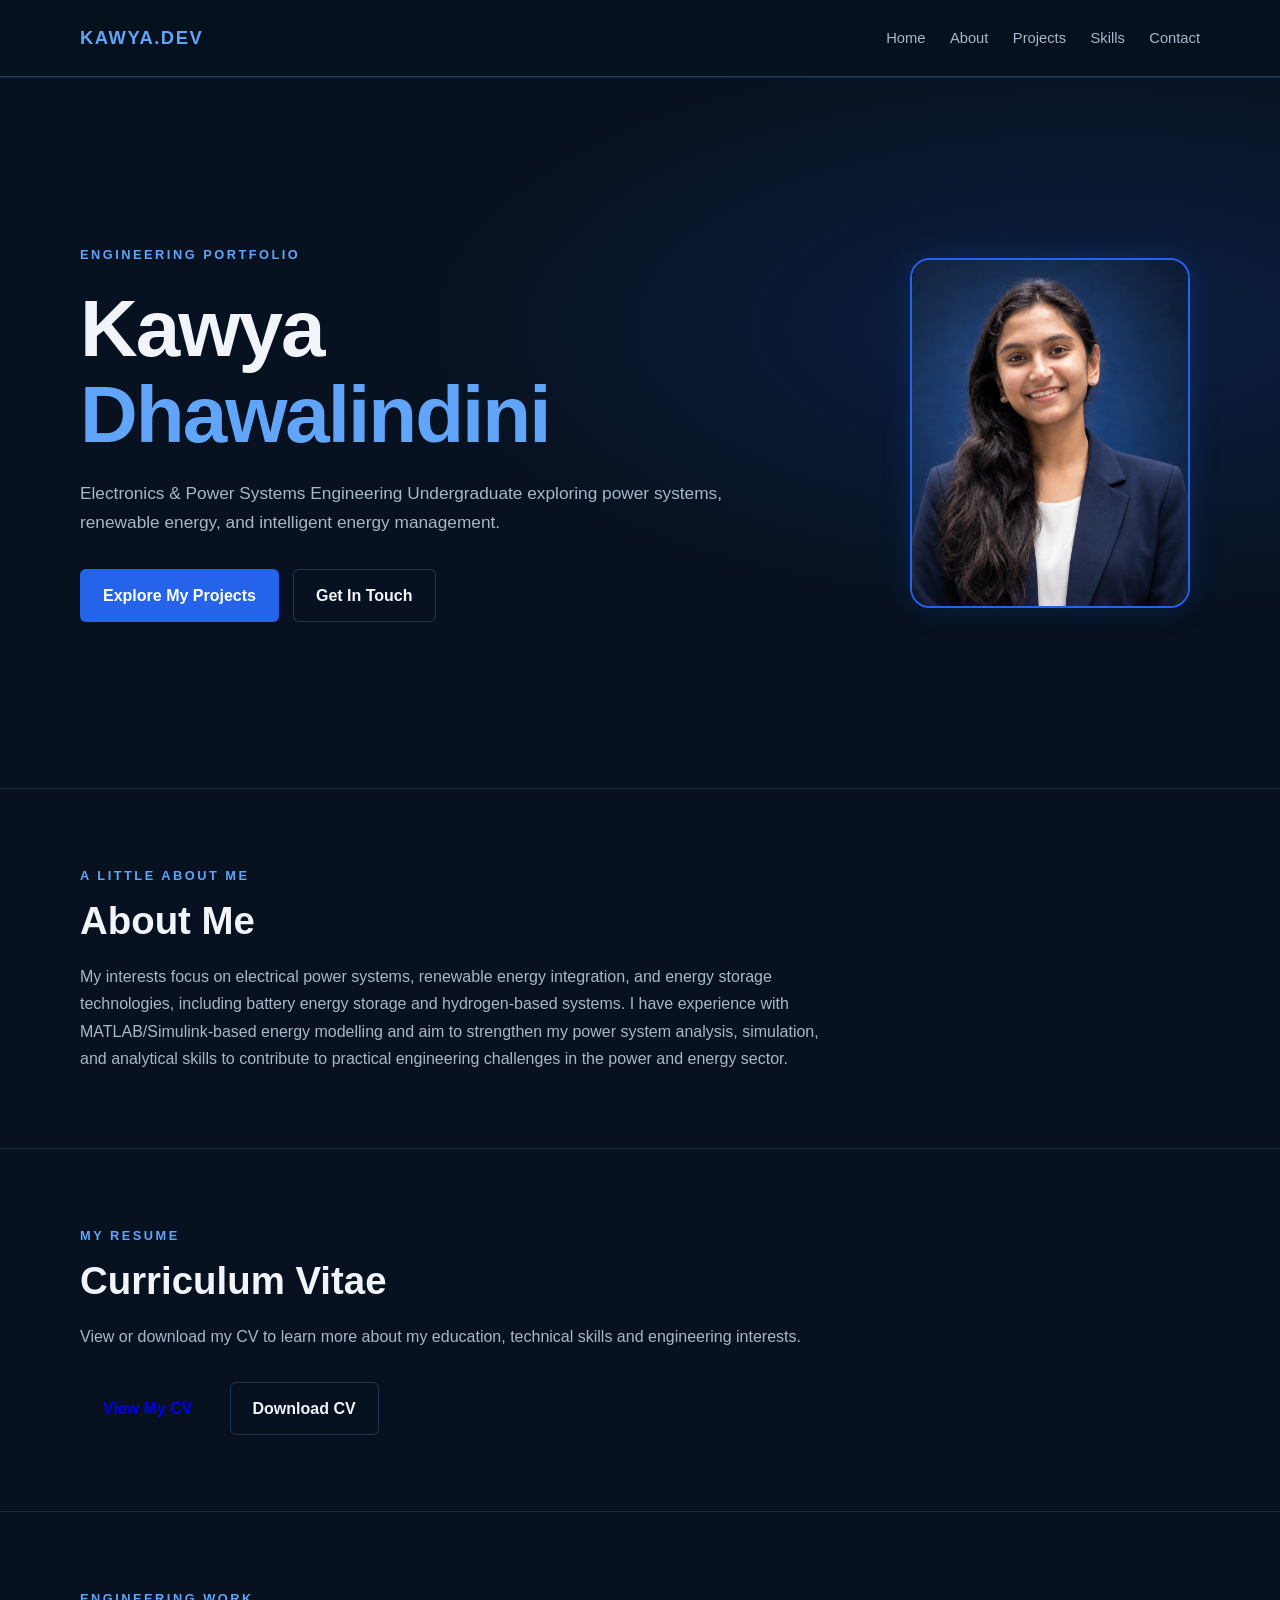
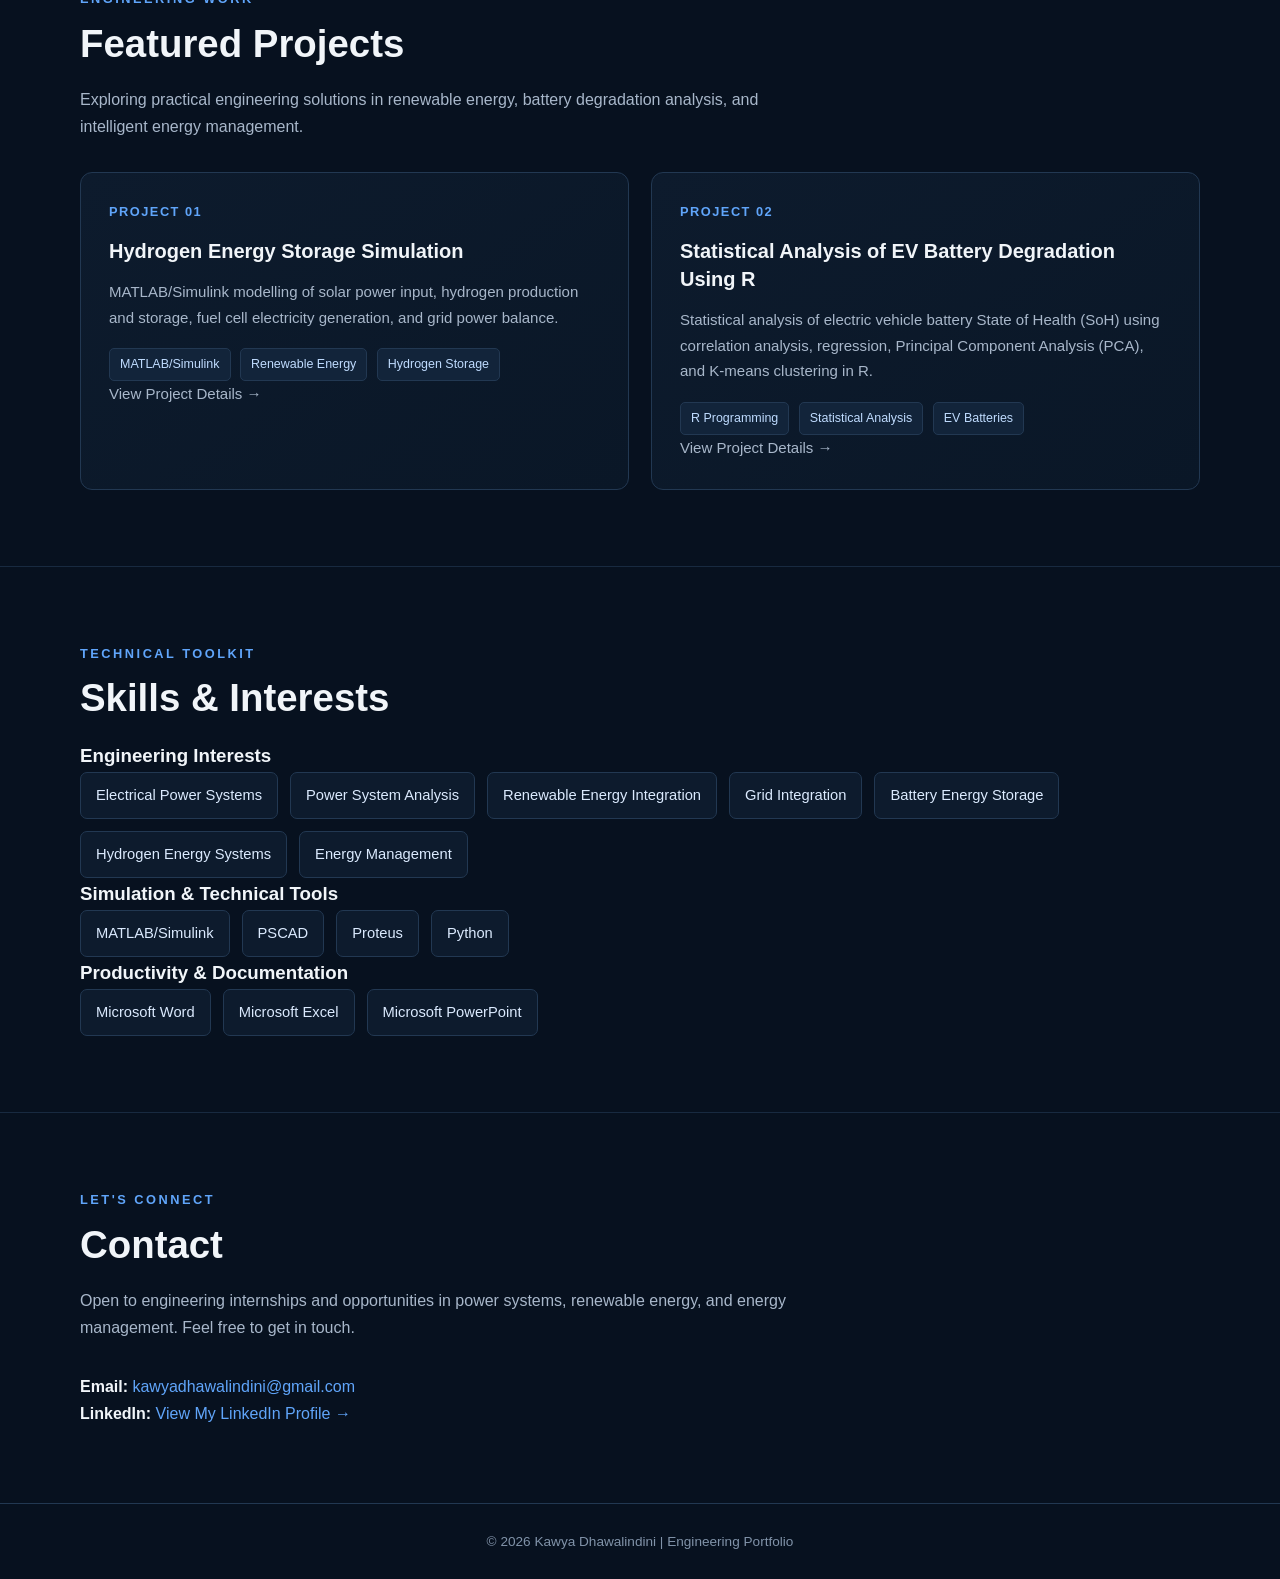
<file: index.html>
<!DOCTYPE html>
<html lang="en">
<head>
    <meta charset="UTF-8">
    <meta name="viewport" content="width=device-width, initial-scale=1.0">
    <title>Kawya Dhawalindini | Engineering Portfolio</title>
    <meta name="description" content="Engineering portfolio showcasing power systems, renewable energy and energy storage projects.">
    <link rel="stylesheet" href="css/style.css">
    </head>

<body>

    <header>
        <div class="container">
            <nav>
                <div class="logo">KAWYA.DEV</div>

                <div>
                    <a href="#home">Home</a>
                    <a href="#about">About</a>
                    <a href="#projects">Projects</a>
                    <a href="#skills">Skills</a>
                    <a href="#contact">Contact</a>
                </div>
            </nav>
        </div>
    </header>

    <main>
       
<section class="hero" id="home">
    <div class="container hero-content">
        <div class="hero-text">
            <div class="eyebrow">Engineering Portfolio</div>

            <h1>
                Kawya<br>
                <span>Dhawalindini</span>
            </h1>

            <p>
                Electronics & Power Systems Engineering Undergraduate exploring power systems, renewable energy, and intelligent energy management. 
            </p>

            <div class="buttons">
                <a href="#projects" class="button primary">
                    Explore My Projects
                </a>

                <a href="#contact" class="button secondary">
                    Get In Touch
                </a>
            </div>
        </div>

        <div class="hero-image">
            <img src="images/profile.png"
                 alt="Kawya Dhawalindini - Engineering Portfolio">
        </div>
    </div>
</section>


       <section id="about">
    <div class="container">
        <div class="section-label">A little about me</div>
        <h2>About Me</h2>

        
<p class="about-text">
    My interests focus on electrical power systems,
    renewable energy integration, and energy storage
    technologies, including battery energy storage and
    hydrogen-based systems. I have experience with
    MATLAB/Simulink-based energy modelling and aim to
    strengthen my power system analysis, simulation, and
    analytical skills to contribute to practical engineering
    challenges in the power and energy sector.
</p>
    </div>
</section>

<section id="cv">
    <div class="container">
        <div class="section-label">My Resume</div>
        <h2>Curriculum Vitae</h2>

        <p class="section-intro">
            View or download my CV to learn more about my
            education, technical skills and engineering interests.
        </p>

        <div class="buttons">
            <a href="cv/Kawya_Dhawalindini_CV.pdf?v=2"
               class="button"
               target="_blank"
               rel="noopener noreferrer">
                View My CV
            </a>

           <a href="./cv/Kawya_Dhawalindini_CV.pdf"
   class="button secondary"
   download="Kawya_Dhawalindini_CV.pdf">
    Download CV
</a>
        </div>
    </div>
</section>

       


<section id="projects">
    <div class="container">
        <div class="section-label">Engineering Work</div>
        <h2>Featured Projects</h2>

        <p class="section-intro">
            Exploring practical engineering solutions in renewable
            energy, battery degradation analysis, and intelligent
            energy management.
        </p>

        <div class="project-grid">

            <!-- Project 01: Hydrogen Energy Storage -->
            <a class="project-card project-card-link"
               href="projects/project-04.html">

                <div class="project-number">PROJECT 01</div>

                <h3>Hydrogen Energy Storage Simulation</h3>

                <p>
                    MATLAB/Simulink modelling of solar power input,
                    hydrogen production and storage, fuel cell
                    electricity generation, and grid power balance.
                </p>

                <span class="tag">MATLAB/Simulink</span>
                <span class="tag">Renewable Energy</span>
                <span class="tag">Hydrogen Storage</span>

                <p class="project-link-text">
                    View Project Details →
                </p>
            </a>

            <!-- Project 02: EV Battery Degradation -->
            <a class="project-card project-card-link"
               href="projects/project-05.html">

                <div class="project-number">PROJECT 02</div>

                <h3>Statistical Analysis of EV Battery Degradation Using R</h3>

                <p>
                    Statistical analysis of electric vehicle battery
                    State of Health (SoH) using correlation analysis,
                    regression, Principal Component Analysis (PCA),
                    and K-means clustering in R.
                </p>

                <span class="tag">R Programming</span>
                <span class="tag">Statistical Analysis</span>
                <span class="tag">EV Batteries</span>

                <p class="project-link-text">
                    View Project Details →
                </p>
            </a>

        </div>
    </div>
</section>




      
<section id="skills">
    <div class="container">
        <div class="section-label">Technical Toolkit</div>
        <h2>Skills &amp; Interests</h2>

        <h3>Engineering Interests</h3>
        <div class="skills">
            <span class="skill">Electrical Power Systems</span>
            <span class="skill">Power System Analysis</span>
            <span class="skill">Renewable Energy Integration</span>
            <span class="skill">Grid Integration</span>
            <span class="skill">Battery Energy Storage</span>
            <span class="skill">Hydrogen Energy Systems</span>
            <span class="skill">Energy Management</span>
        </div>

        <h3>Simulation &amp; Technical Tools</h3>
        <div class="skills">
            <span class="skill">MATLAB/Simulink</span>
            <span class="skill">PSCAD</span>
            <span class="skill">Proteus</span>
            <span class="skill">Python</span>
        </div>

        <h3>Productivity &amp; Documentation</h3>
        <div class="skills">
            <span class="skill">Microsoft Word</span>
            <span class="skill">Microsoft Excel</span>
            <span class="skill">Microsoft PowerPoint</span>
        </div>
    </div>
</section>

    
<section id="contact">
    <div class="container">
        <div class="section-label">Let's Connect</div>
        <h2>Contact</h2>

        <p class="section-intro">
            Open to engineering internships and opportunities
            in power systems, renewable energy, and energy
            management. Feel free to get in touch.
        </p>

        <p>
            <strong>Email:</strong>
            <a class="contact-link"
               href="mailto:kawyadhawalindini@gmail.com">
                kawyadhawalindini@gmail.com
            </a>
        </p>

        <p>
            <strong>LinkedIn:</strong>
            <a class="contact-link"
               href="https://www.linkedin.com/in/kawya-dhawalindini-56b00a261"
               target="_blank"
               rel="noopener noreferrer">
                View My LinkedIn Profile →
            </a>
        </p>
    </div>
</section>

    </main>

   
<footer>
    <div class="container">
        &copy; <span id="year"></span> Kawya Dhawalindini
        | Engineering Portfolio
    </div>
</footer>

<script>
    document.getElementById("year").textContent =
        new Date().getFullYear();
</script>


</body>
</html>
</file>
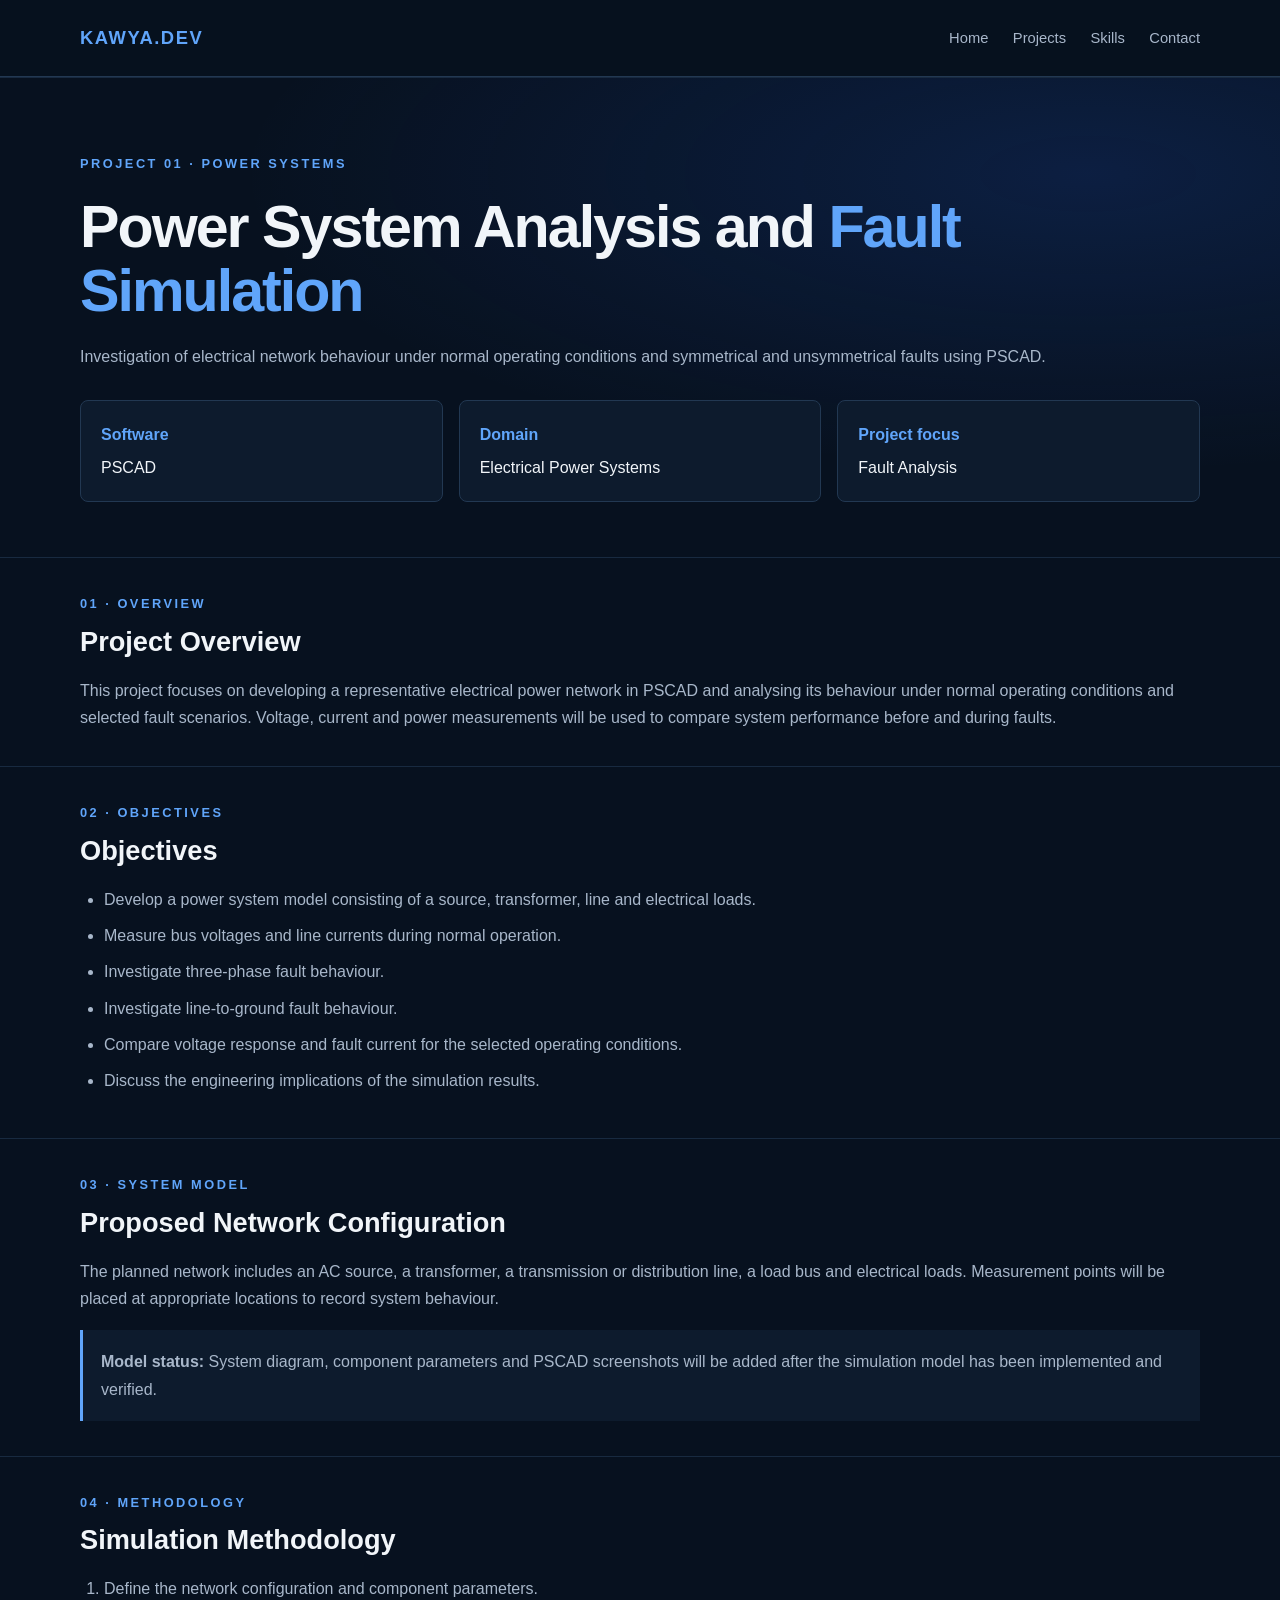
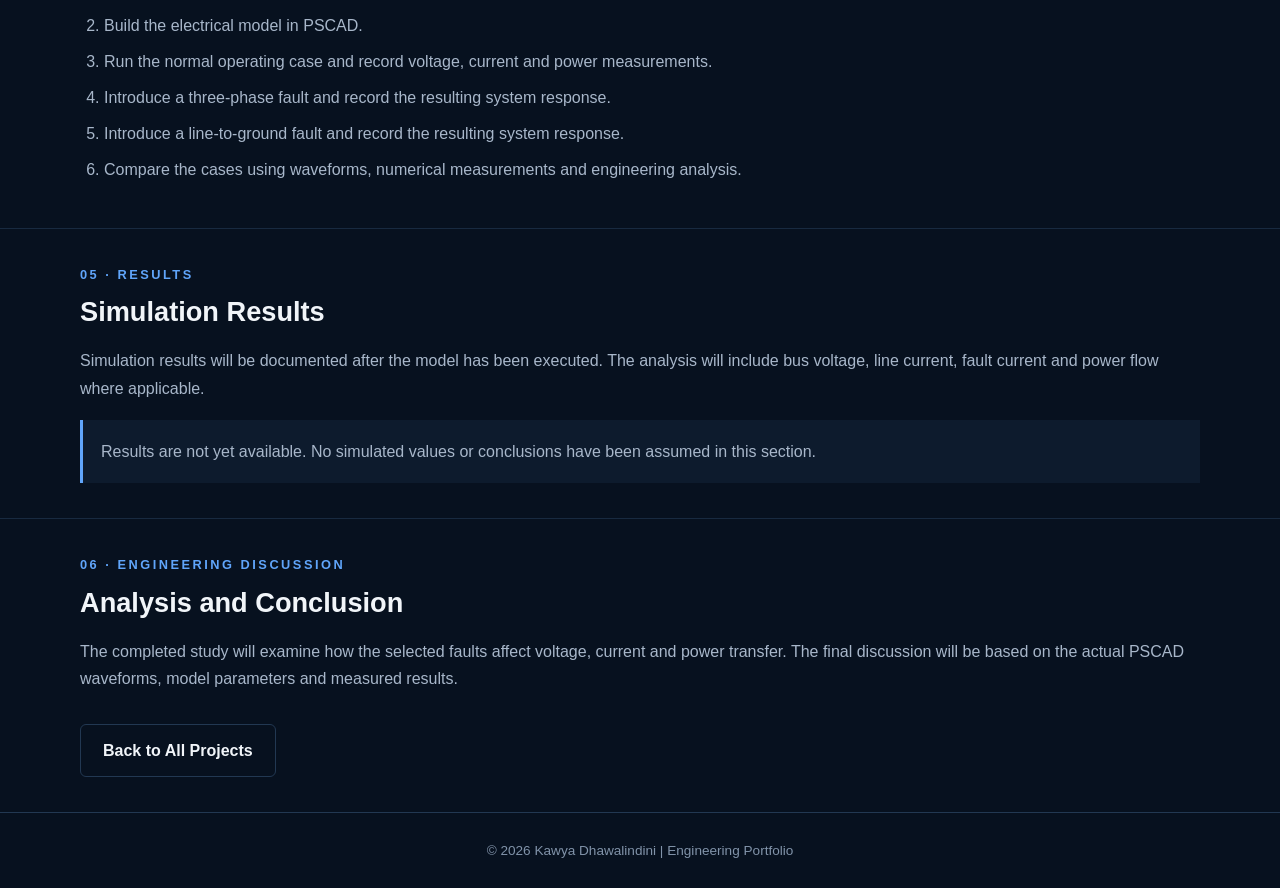
<file: projects/project-01.html>
<!DOCTYPE html>
<html lang="en">
<head>
    <meta charset="UTF-8">
    <meta name="viewport" content="width=device-width, initial-scale=1.0">

    <title>Power System Fault Simulation | Kawya</title>

    <meta name="description"
          content="Power system modelling and fault analysis project using PSCAD.">

    <link rel="stylesheet" href="../css/style.css">

    <style>
        .project-hero {
            padding: 75px 0 55px;
            background: radial-gradient(
                ellipse at 85% 20%,
                rgba(37, 99, 235, 0.17),
                transparent 55%
            );
        }

        .project-hero h1 {
            max-width: 900px;
            font-size: clamp(2.2rem, 5vw, 3.7rem);
        }

        .project-hero p,
        .project-section p,
        .project-section li {
            color: var(--muted);
        }

        .project-section {
            padding: 35px 0;
        }

        .project-section h2 {
            font-size: 1.7rem;
        }

        .project-section ul,
        .project-section ol {
            padding-left: 24px;
            margin-top: 14px;
        }

        .project-section li {
            margin-bottom: 9px;
        }

        .project-info {
            display: grid;
            grid-template-columns: repeat(3, minmax(0, 1fr));
            gap: 16px;
            margin-top: 30px;
        }

        .info-card {
            padding: 20px;
            background: var(--surface);
            border: 1px solid var(--border);
            border-radius: 8px;
        }

        .info-card strong {
            display: block;
            color: var(--blue);
            margin-bottom: 6px;
        }

        .notice {
            margin-top: 18px;
            padding: 18px;
            background: var(--surface);
            border-left: 3px solid var(--blue);
            color: var(--muted);
        }

        @media (max-width: 650px) {
            .project-info {
                grid-template-columns: 1fr;
            }
        }
    </style>
</head>

<body>

<header>
    <div class="container">
        <nav>
            <div class="logo">KAWYA.DEV</div>

            <div>
                <a href="../index.html">Home</a>
                <a href="../index.html#projects">Projects</a>
                <a href="../index.html#skills">Skills</a>
                <a href="../index.html#contact">Contact</a>
            </div>
        </nav>
    </div>
</header>

<main>
    <section class="project-hero">
        <div class="container">

            <div class="eyebrow">Project 01 · Power Systems</div>

            <h1>
                Power System Analysis and
                <span>Fault Simulation</span>
            </h1>

            <p>
                Investigation of electrical network behaviour under
                normal operating conditions and symmetrical and
                unsymmetrical faults using PSCAD.
            </p>

            <div class="project-info">
                <div class="info-card">
                    <strong>Software</strong>
                    PSCAD
                </div>

                <div class="info-card">
                    <strong>Domain</strong>
                    Electrical Power Systems
                </div>

                <div class="info-card">
                    <strong>Project focus</strong>
                    Fault Analysis
                </div>
            </div>

        </div>
    </section>

    <section class="project-section">
        <div class="container">
            <div class="section-label">01 · Overview</div>
            <h2>Project Overview</h2>

            <p>
                This project focuses on developing a representative
                electrical power network in PSCAD and analysing its
                behaviour under normal operating conditions and
                selected fault scenarios. Voltage, current and power
                measurements will be used to compare system performance
                before and during faults.
            </p>
        </div>
    </section>

    <section class="project-section">
        <div class="container">
            <div class="section-label">02 · Objectives</div>
            <h2>Objectives</h2>

            <ul>
                <li>Develop a power system model consisting of a source,
                    transformer, line and electrical loads.</li>
                <li>Measure bus voltages and line currents during normal
                    operation.</li>
                <li>Investigate three-phase fault behaviour.</li>
                <li>Investigate line-to-ground fault behaviour.</li>
                <li>Compare voltage response and fault current for the
                    selected operating conditions.</li>
                <li>Discuss the engineering implications of the
                    simulation results.</li>
            </ul>
        </div>
    </section>

    <section class="project-section">
        <div class="container">
            <div class="section-label">03 · System Model</div>
            <h2>Proposed Network Configuration</h2>

            <p>
                The planned network includes an AC source, a transformer,
                a transmission or distribution line, a load bus and
                electrical loads. Measurement points will be placed at
                appropriate locations to record system behaviour.
            </p>

            <div class="notice">
                <strong>Model status:</strong>
                System diagram, component parameters and PSCAD
                screenshots will be added after the simulation model
                has been implemented and verified.
            </div>
        </div>
    </section>

    <section class="project-section">
        <div class="container">
            <div class="section-label">04 · Methodology</div>
            <h2>Simulation Methodology</h2>

            <ol>
                <li>Define the network configuration and component
                    parameters.</li>
                <li>Build the electrical model in PSCAD.</li>
                <li>Run the normal operating case and record voltage,
                    current and power measurements.</li>
                <li>Introduce a three-phase fault and record the
                    resulting system response.</li>
                <li>Introduce a line-to-ground fault and record the
                    resulting system response.</li>
                <li>Compare the cases using waveforms, numerical
                    measurements and engineering analysis.</li>
            </ol>
        </div>
    </section>

    <section class="project-section">
        <div class="container">
            <div class="section-label">05 · Results</div>
            <h2>Simulation Results</h2>

            <p>
                Simulation results will be documented after the
                model has been executed. The analysis will include
                bus voltage, line current, fault current and power
                flow where applicable.
            </p>

            <div class="notice">
                Results are not yet available. No simulated values
                or conclusions have been assumed in this section.
            </div>
        </div>
    </section>

    <section class="project-section">
        <div class="container">
            <div class="section-label">06 · Engineering Discussion</div>
            <h2>Analysis and Conclusion</h2>

            <p>
                The completed study will examine how the selected
                faults affect voltage, current and power transfer.
                The final discussion will be based on the actual
                PSCAD waveforms, model parameters and measured results.
            </p>

            <div class="buttons">
                <a href="../index.html#projects"
                   class="button secondary">
                    Back to All Projects
                </a>
            </div>
        </div>
    </section>
</main>

<footer>
    <div class="container">
        © 2026 Kawya Dhawalindini | Engineering Portfolio
    </div>
</footer>

</body>
</html>
</file>
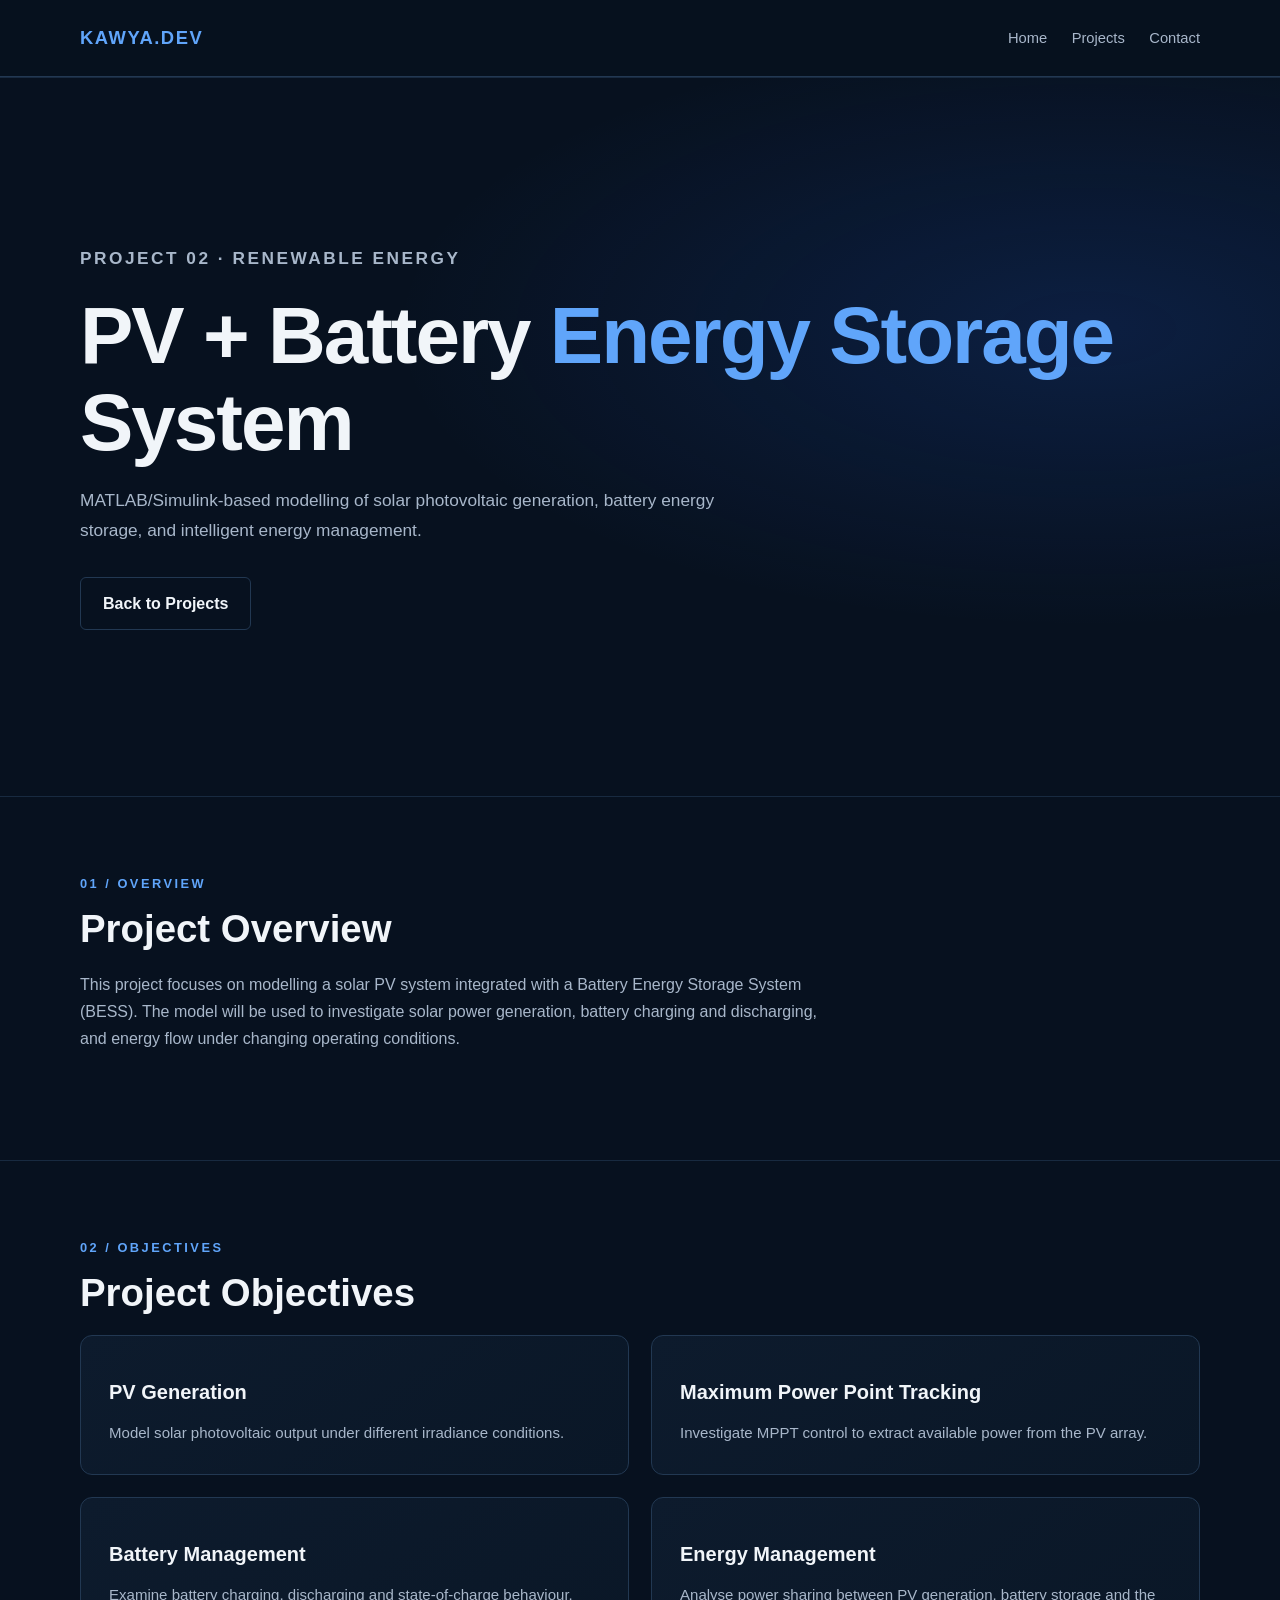
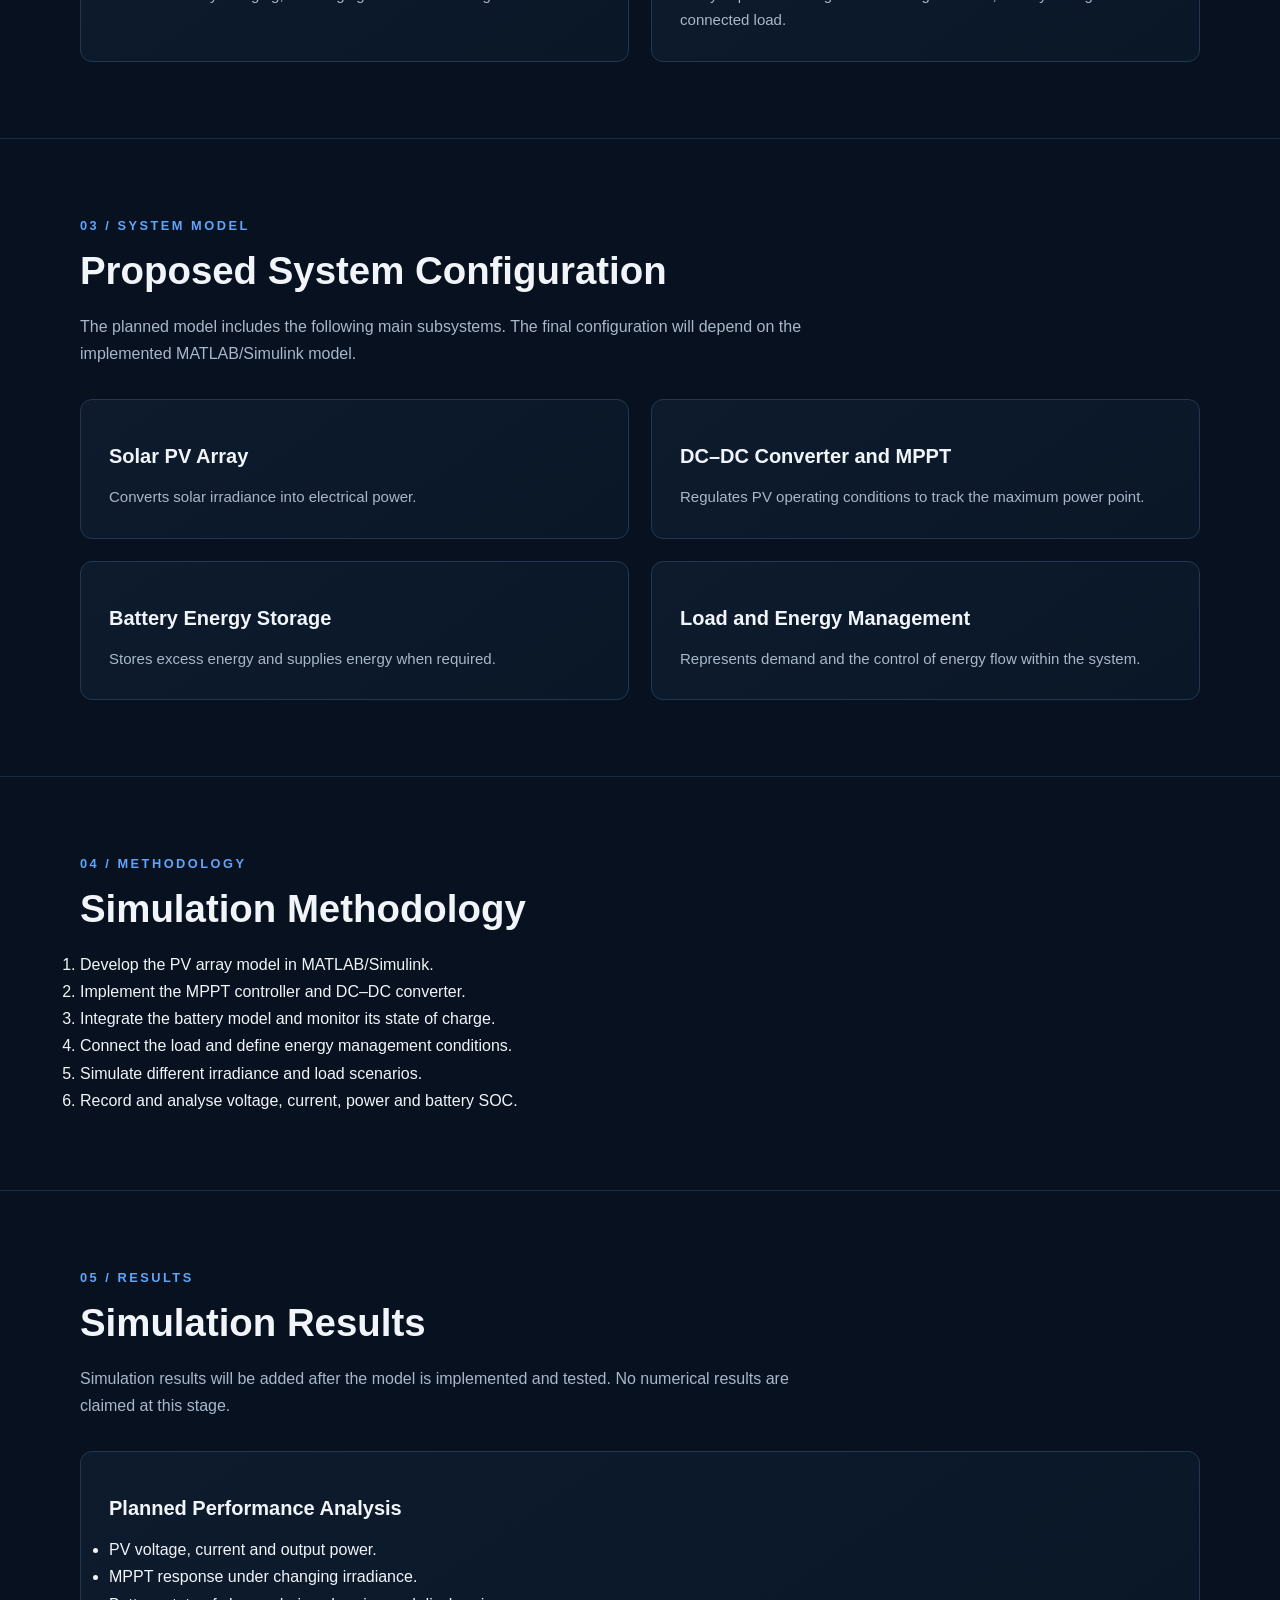
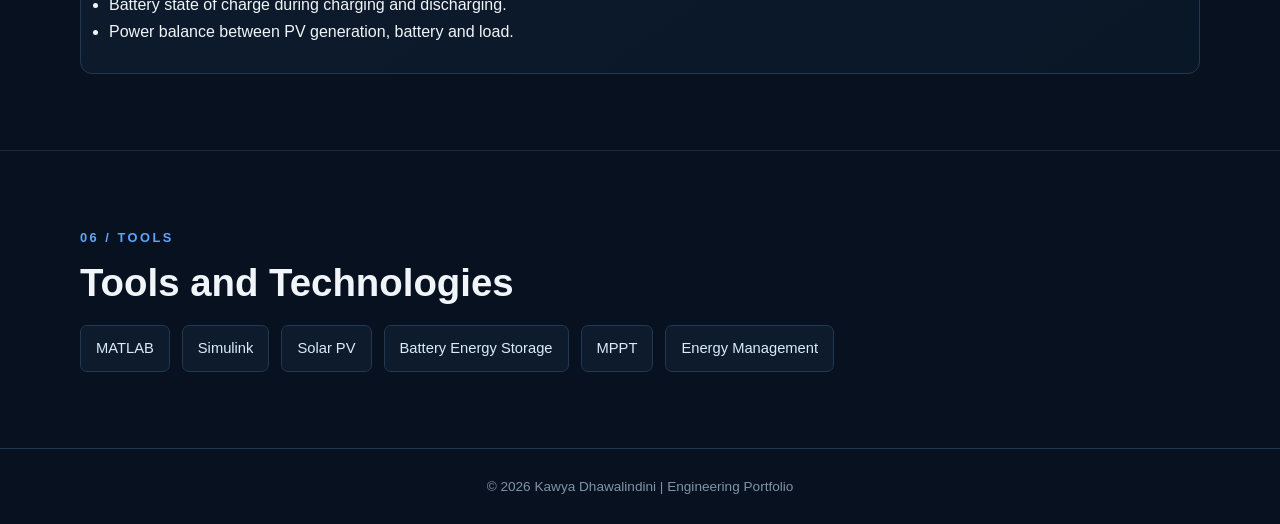
<file: projects/project-02.html>
<!DOCTYPE html>
<html lang="en">
<head>
    <meta charset="UTF-8">
    <meta name="viewport" content="width=device-width, initial-scale=1.0">
    <title>PV + Battery Energy Storage System | Kawya</title>
    <link rel="stylesheet" href="../css/style.css">
</head>
<body>

<header>
    <nav class="container">
        <div class="logo">KAWYA.DEV</div>
        <div>
            <a href="../index.html">Home</a>
            <a href="../index.html#projects">Projects</a>
            <a href="../index.html#contact">Contact</a>
        </div>
    </nav>
</header>

<main>
    <section class="hero project-hero">
        <div class="container">
            <p class="eyebrow">PROJECT 02 · RENEWABLE ENERGY</p>
            <h1>PV + Battery <span>Energy Storage</span> System</h1>
            <p>
                MATLAB/Simulink-based modelling of solar photovoltaic
                generation, battery energy storage, and intelligent
                energy management.
            </p>
            <div class="buttons">
                <a class="button secondary" href="../index.html#projects">
                    Back to Projects
                </a>
            </div>
        </div>
    </section>

    <section>
        <div class="container">
            <p class="section-label">01 / OVERVIEW</p>
            <h2>Project Overview</h2>
            <p class="section-intro">
                This project focuses on modelling a solar PV system
                integrated with a Battery Energy Storage System (BESS).
                The model will be used to investigate solar power
                generation, battery charging and discharging, and
                energy flow under changing operating conditions.
            </p>
        </div>
    </section>

    <section>
        <div class="container">
            <p class="section-label">02 / OBJECTIVES</p>
            <h2>Project Objectives</h2>
            <div class="project-grid">
                <article class="project-card">
                    <h3>PV Generation</h3>
                    <p>
                        Model solar photovoltaic output under different
                        irradiance conditions.
                    </p>
                </article>

                <article class="project-card">
                    <h3>Maximum Power Point Tracking</h3>
                    <p>
                        Investigate MPPT control to extract available
                        power from the PV array.
                    </p>
                </article>

                <article class="project-card">
                    <h3>Battery Management</h3>
                    <p>
                        Examine battery charging, discharging and
                        state-of-charge behaviour.
                    </p>
                </article>

                <article class="project-card">
                    <h3>Energy Management</h3>
                    <p>
                        Analyse power sharing between PV generation,
                        battery storage and the connected load.
                    </p>
                </article>
            </div>
        </div>
    </section>

    <section>
        <div class="container">
            <p class="section-label">03 / SYSTEM MODEL</p>
            <h2>Proposed System Configuration</h2>
            <p class="section-intro">
                The planned model includes the following main
                subsystems. The final configuration will depend on
                the implemented MATLAB/Simulink model.
            </p>

            <div class="project-grid">
                <article class="project-card">
                    <h3>Solar PV Array</h3>
                    <p>Converts solar irradiance into electrical power.</p>
                </article>

                <article class="project-card">
                    <h3>DC–DC Converter and MPPT</h3>
                    <p>Regulates PV operating conditions to track the maximum power point.</p>
                </article>

                <article class="project-card">
                    <h3>Battery Energy Storage</h3>
                    <p>Stores excess energy and supplies energy when required.</p>
                </article>

                <article class="project-card">
                    <h3>Load and Energy Management</h3>
                    <p>Represents demand and the control of energy flow within the system.</p>
                </article>
            </div>
        </div>
    </section>

    <section>
        <div class="container">
            <p class="section-label">04 / METHODOLOGY</p>
            <h2>Simulation Methodology</h2>
            <ol>
                <li>Develop the PV array model in MATLAB/Simulink.</li>
                <li>Implement the MPPT controller and DC–DC converter.</li>
                <li>Integrate the battery model and monitor its state of charge.</li>
                <li>Connect the load and define energy management conditions.</li>
                <li>Simulate different irradiance and load scenarios.</li>
                <li>Record and analyse voltage, current, power and battery SOC.</li>
            </ol>
        </div>
    </section>

    <section>
        <div class="container">
            <p class="section-label">05 / RESULTS</p>
            <h2>Simulation Results</h2>
            <p class="section-intro">
                Simulation results will be added after the model is
                implemented and tested. No numerical results are
                claimed at this stage.
            </p>

            <div class="project-card">
                <h3>Planned Performance Analysis</h3>
                <ul>
                    <li>PV voltage, current and output power.</li>
                    <li>MPPT response under changing irradiance.</li>
                    <li>Battery state of charge during charging and discharging.</li>
                    <li>Power balance between PV generation, battery and load.</li>
                </ul>
            </div>
        </div>
    </section>

    <section>
        <div class="container">
            <p class="section-label">06 / TOOLS</p>
            <h2>Tools and Technologies</h2>
            <div class="skills">
                <span class="skill">MATLAB</span>
                <span class="skill">Simulink</span>
                <span class="skill">Solar PV</span>
                <span class="skill">Battery Energy Storage</span>
                <span class="skill">MPPT</span>
                <span class="skill">Energy Management</span>
            </div>
        </div>
    </section>
</main>

<footer>
    <p>© 2026 Kawya Dhawalindini | Engineering Portfolio</p>
</footer>

</body>
</html>
</file>
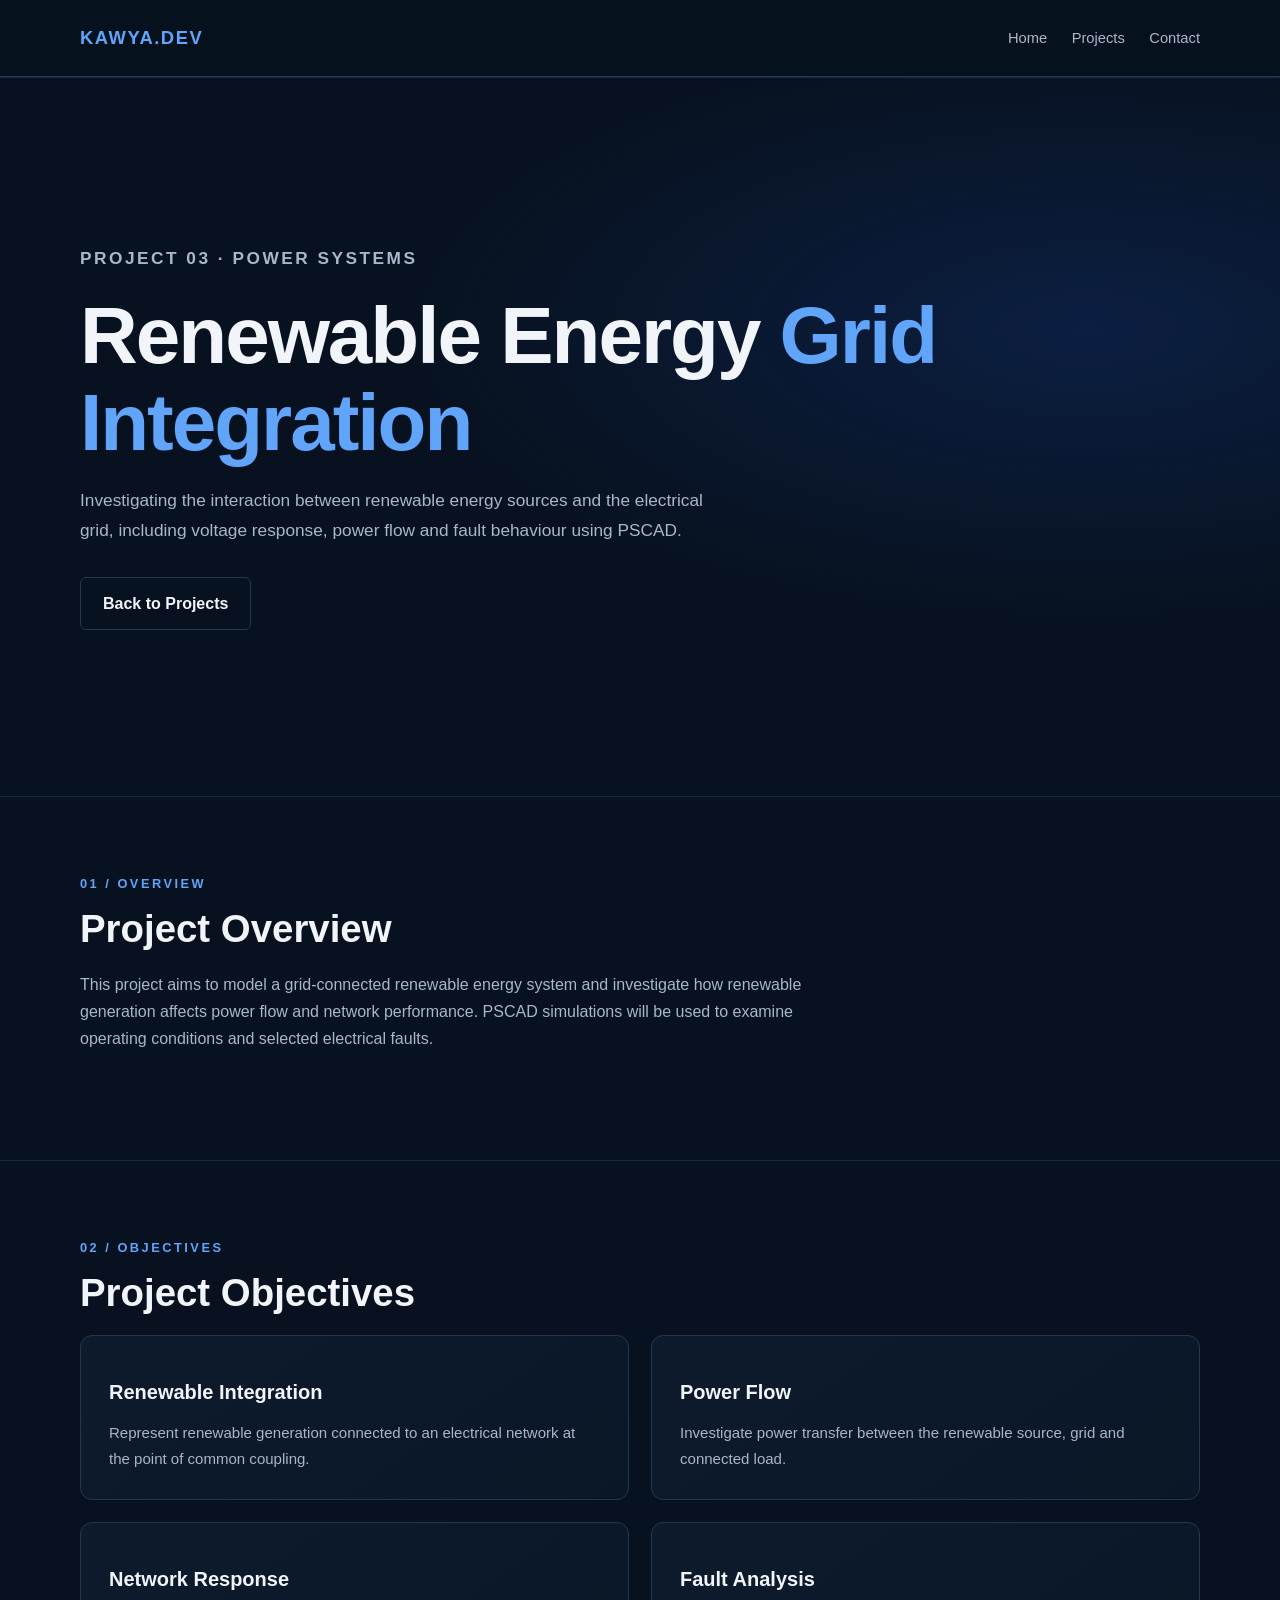
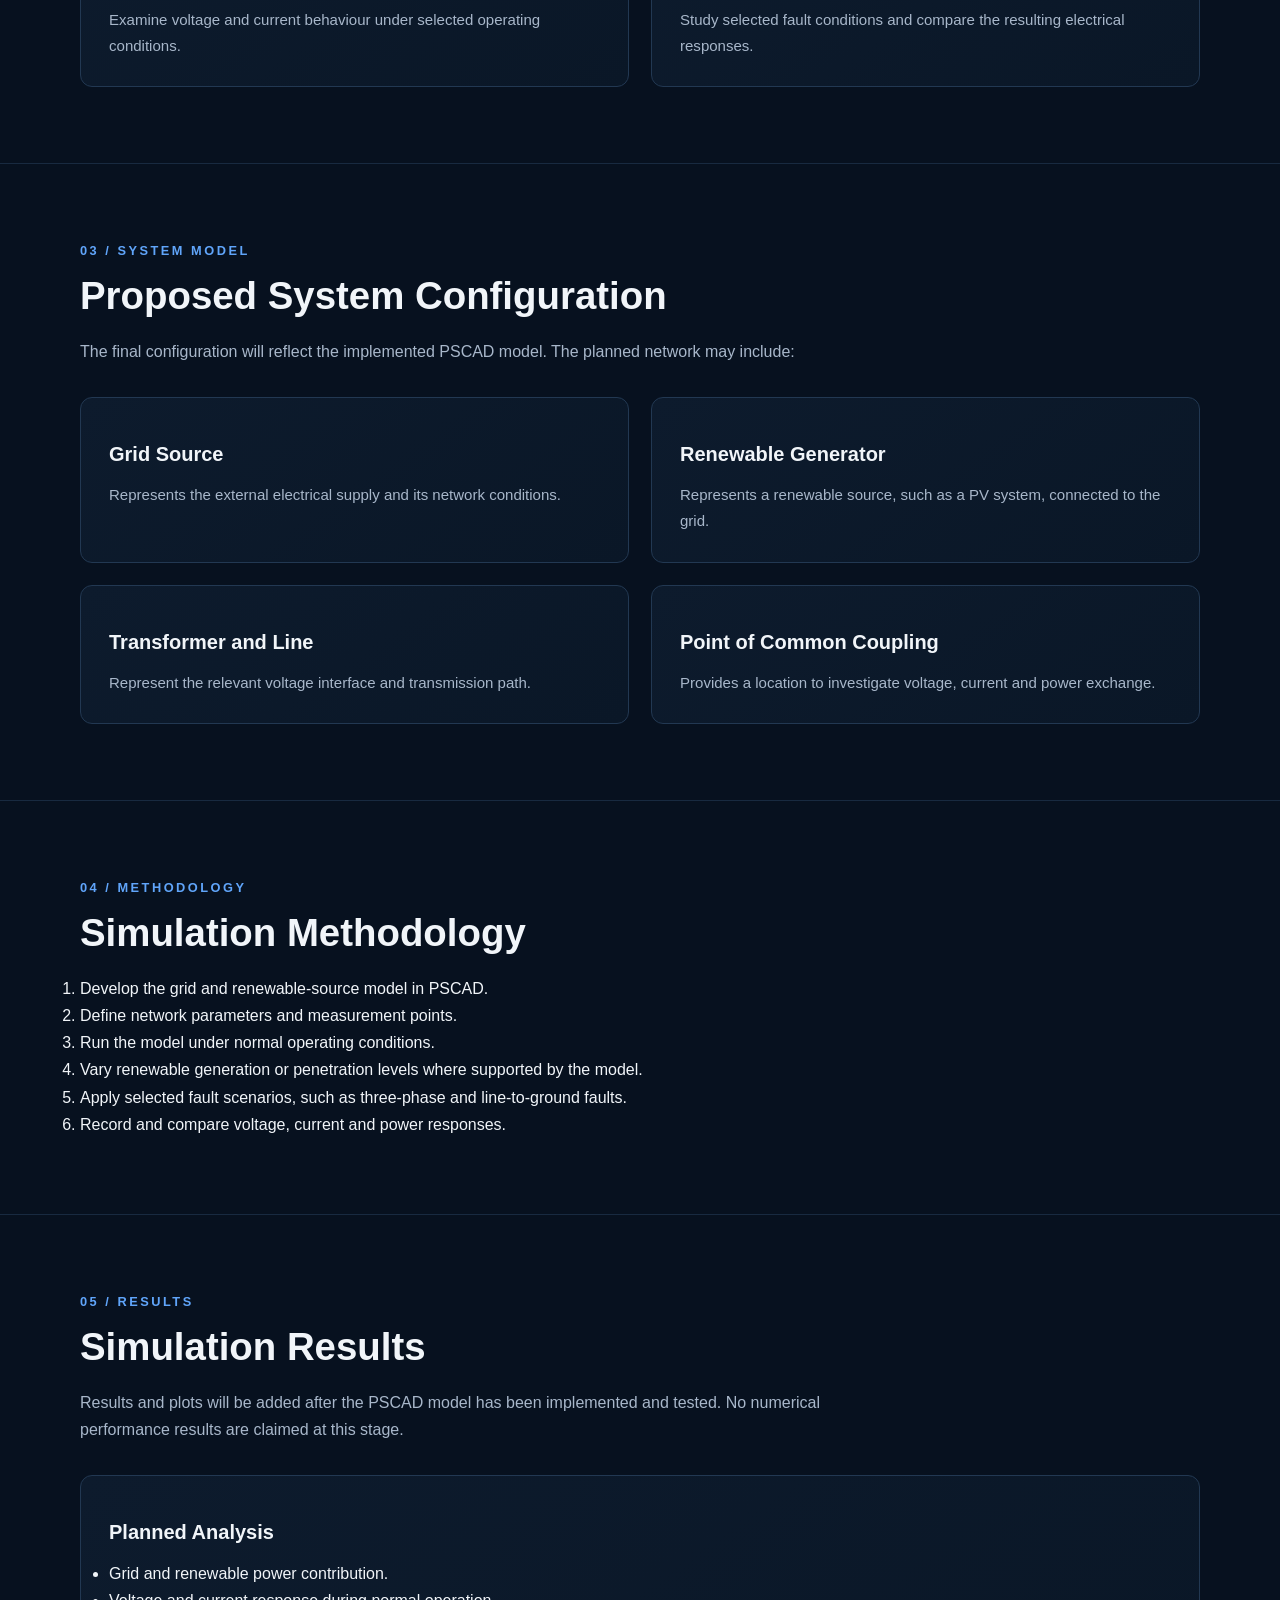
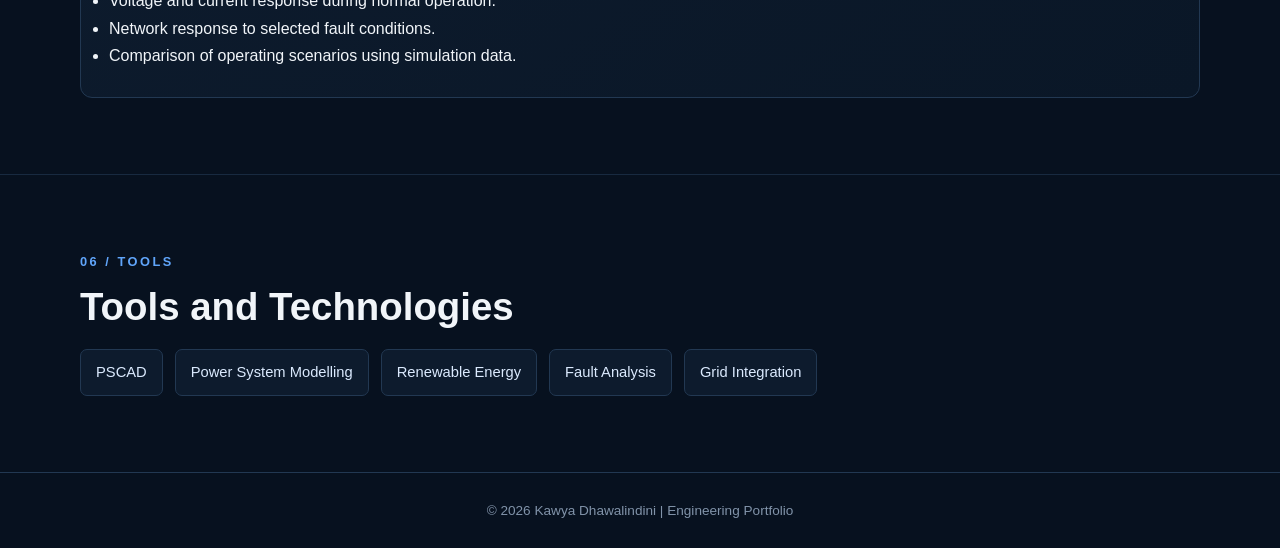
<file: projects/project-03.html>
<!DOCTYPE html>
<html lang="en">
<head>
    <meta charset="UTF-8">
    <meta name="viewport" content="width=device-width, initial-scale=1.0">
    <title>Renewable Energy Grid Integration | Kawya</title>
    <link rel="stylesheet" href="../css/style.css">
</head>
<body>

<header>
    <nav class="container">
        <div class="logo">KAWYA.DEV</div>
        <div>
            <a href="../index.html">Home</a>
            <a href="../index.html#projects">Projects</a>
            <a href="../index.html#contact">Contact</a>
        </div>
    </nav>
</header>

<main>
    <section class="hero project-hero">
        <div class="container">
            <p class="eyebrow">PROJECT 03 · POWER SYSTEMS</p>
            <h1>Renewable Energy <span>Grid Integration</span></h1>
            <p>
                Investigating the interaction between renewable energy
                sources and the electrical grid, including voltage
                response, power flow and fault behaviour using PSCAD.
            </p>
            <div class="buttons">
                <a class="button secondary" href="../index.html#projects">
                    Back to Projects
                </a>
            </div>
        </div>
    </section>

    <section>
        <div class="container">
            <p class="section-label">01 / OVERVIEW</p>
            <h2>Project Overview</h2>
            <p class="section-intro">
                This project aims to model a grid-connected renewable
                energy system and investigate how renewable generation
                affects power flow and network performance. PSCAD
                simulations will be used to examine operating conditions
                and selected electrical faults.
            </p>
        </div>
    </section>

    <section>
        <div class="container">
            <p class="section-label">02 / OBJECTIVES</p>
            <h2>Project Objectives</h2>
            <div class="project-grid">
                <article class="project-card">
                    <h3>Renewable Integration</h3>
                    <p>
                        Represent renewable generation connected to an
                        electrical network at the point of common coupling.
                    </p>
                </article>

                <article class="project-card">
                    <h3>Power Flow</h3>
                    <p>
                        Investigate power transfer between the renewable
                        source, grid and connected load.
                    </p>
                </article>

                <article class="project-card">
                    <h3>Network Response</h3>
                    <p>
                        Examine voltage and current behaviour under
                        selected operating conditions.
                    </p>
                </article>

                <article class="project-card">
                    <h3>Fault Analysis</h3>
                    <p>
                        Study selected fault conditions and compare
                        the resulting electrical responses.
                    </p>
                </article>
            </div>
        </div>
    </section>

    <section>
        <div class="container">
            <p class="section-label">03 / SYSTEM MODEL</p>
            <h2>Proposed System Configuration</h2>
            <p class="section-intro">
                The final configuration will reflect the implemented
                PSCAD model. The planned network may include:
            </p>

            <div class="project-grid">
                <article class="project-card">
                    <h3>Grid Source</h3>
                    <p>Represents the external electrical supply and its network conditions.</p>
                </article>

                <article class="project-card">
                    <h3>Renewable Generator</h3>
                    <p>Represents a renewable source, such as a PV system, connected to the grid.</p>
                </article>

                <article class="project-card">
                    <h3>Transformer and Line</h3>
                    <p>Represent the relevant voltage interface and transmission path.</p>
                </article>

                <article class="project-card">
                    <h3>Point of Common Coupling</h3>
                    <p>Provides a location to investigate voltage, current and power exchange.</p>
                </article>
            </div>
        </div>
    </section>

    <section>
        <div class="container">
            <p class="section-label">04 / METHODOLOGY</p>
            <h2>Simulation Methodology</h2>
            <ol>
                <li>Develop the grid and renewable-source model in PSCAD.</li>
                <li>Define network parameters and measurement points.</li>
                <li>Run the model under normal operating conditions.</li>
                <li>Vary renewable generation or penetration levels where supported by the model.</li>
                <li>Apply selected fault scenarios, such as three-phase and line-to-ground faults.</li>
                <li>Record and compare voltage, current and power responses.</li>
            </ol>
        </div>
    </section>

    <section>
        <div class="container">
            <p class="section-label">05 / RESULTS</p>
            <h2>Simulation Results</h2>
            <p class="section-intro">
                Results and plots will be added after the PSCAD model
                has been implemented and tested. No numerical
                performance results are claimed at this stage.
            </p>

            <div class="project-card">
                <h3>Planned Analysis</h3>
                <ul>
                    <li>Grid and renewable power contribution.</li>
                    <li>Voltage and current response during normal operation.</li>
                    <li>Network response to selected fault conditions.</li>
                    <li>Comparison of operating scenarios using simulation data.</li>
                </ul>
            </div>
        </div>
    </section>

    <section>
        <div class="container">
            <p class="section-label">06 / TOOLS</p>
            <h2>Tools and Technologies</h2>
            <div class="skills">
                <span class="skill">PSCAD</span>
                <span class="skill">Power System Modelling</span>
                <span class="skill">Renewable Energy</span>
                <span class="skill">Fault Analysis</span>
                <span class="skill">Grid Integration</span>
            </div>
        </div>
    </section>
</main>

<footer>
    <p>© 2026 Kawya Dhawalindini | Engineering Portfolio</p>
</footer>

</body>
</html>
</file>
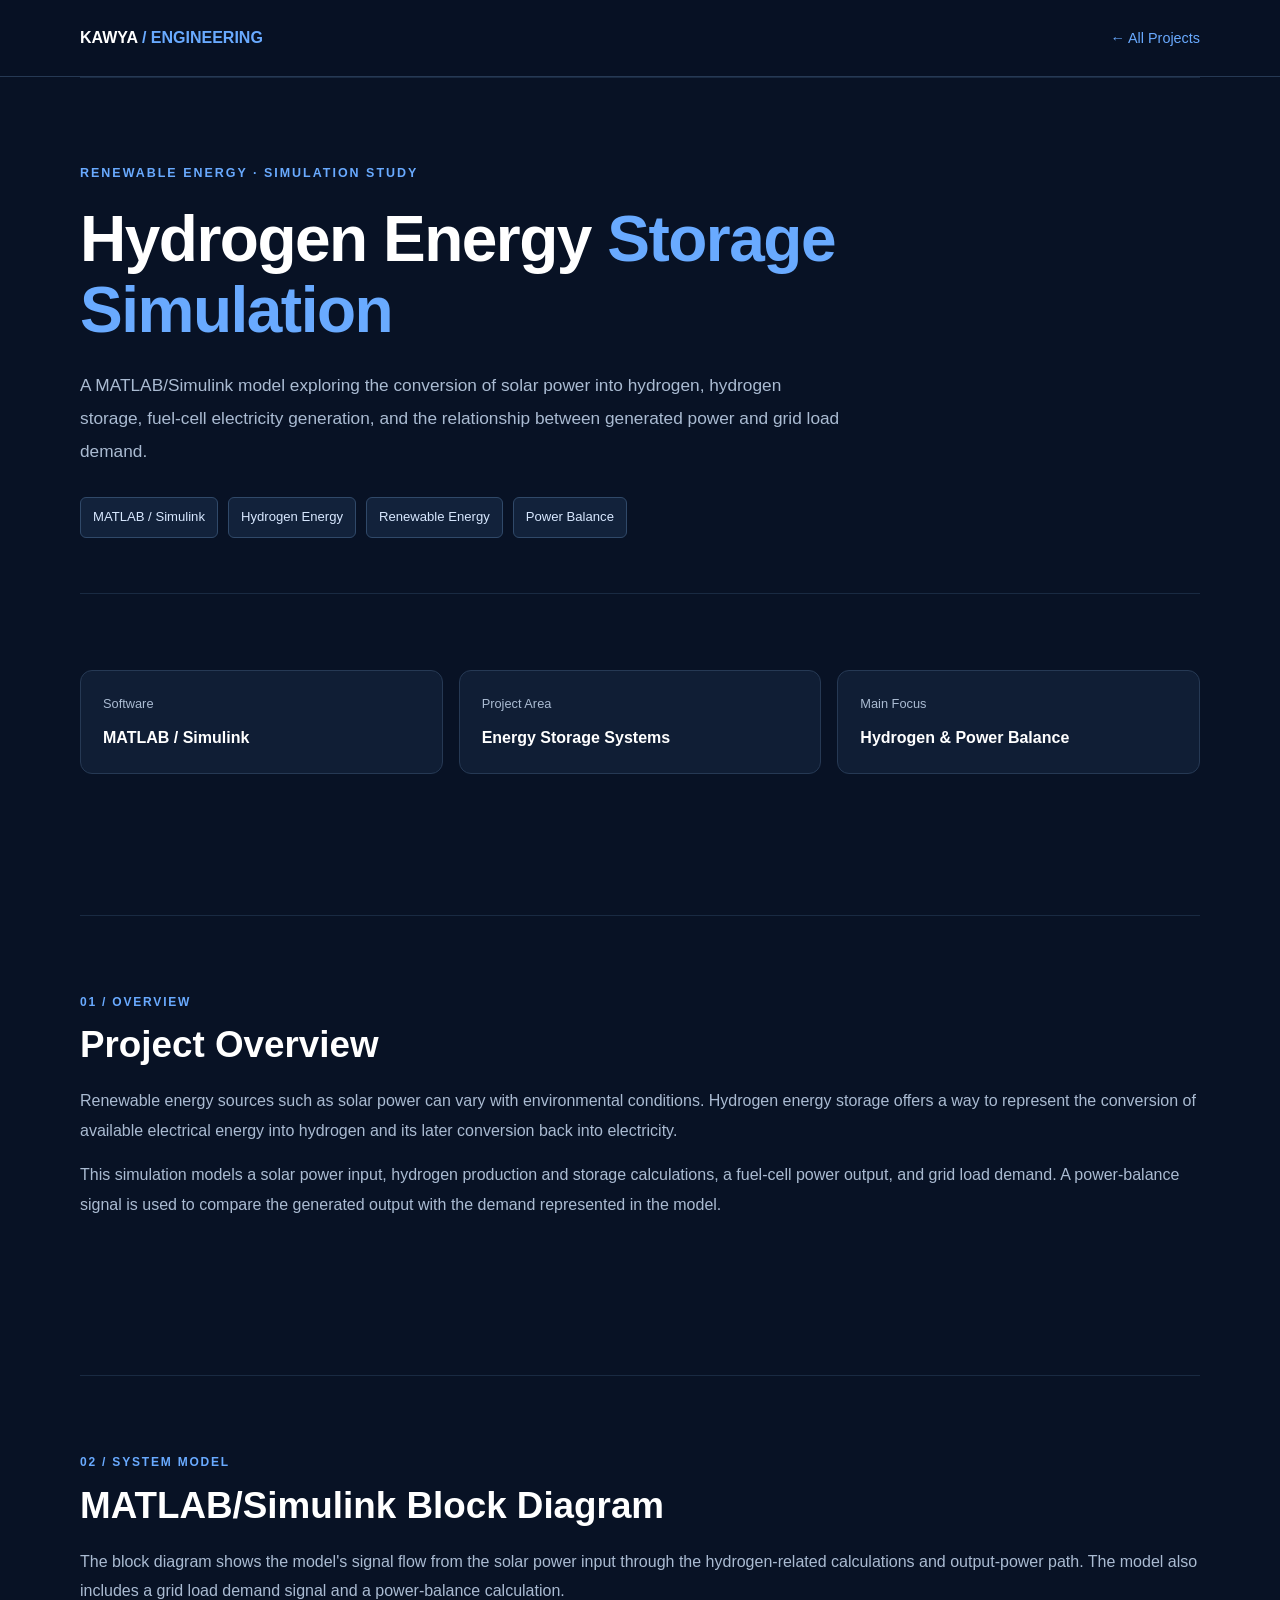
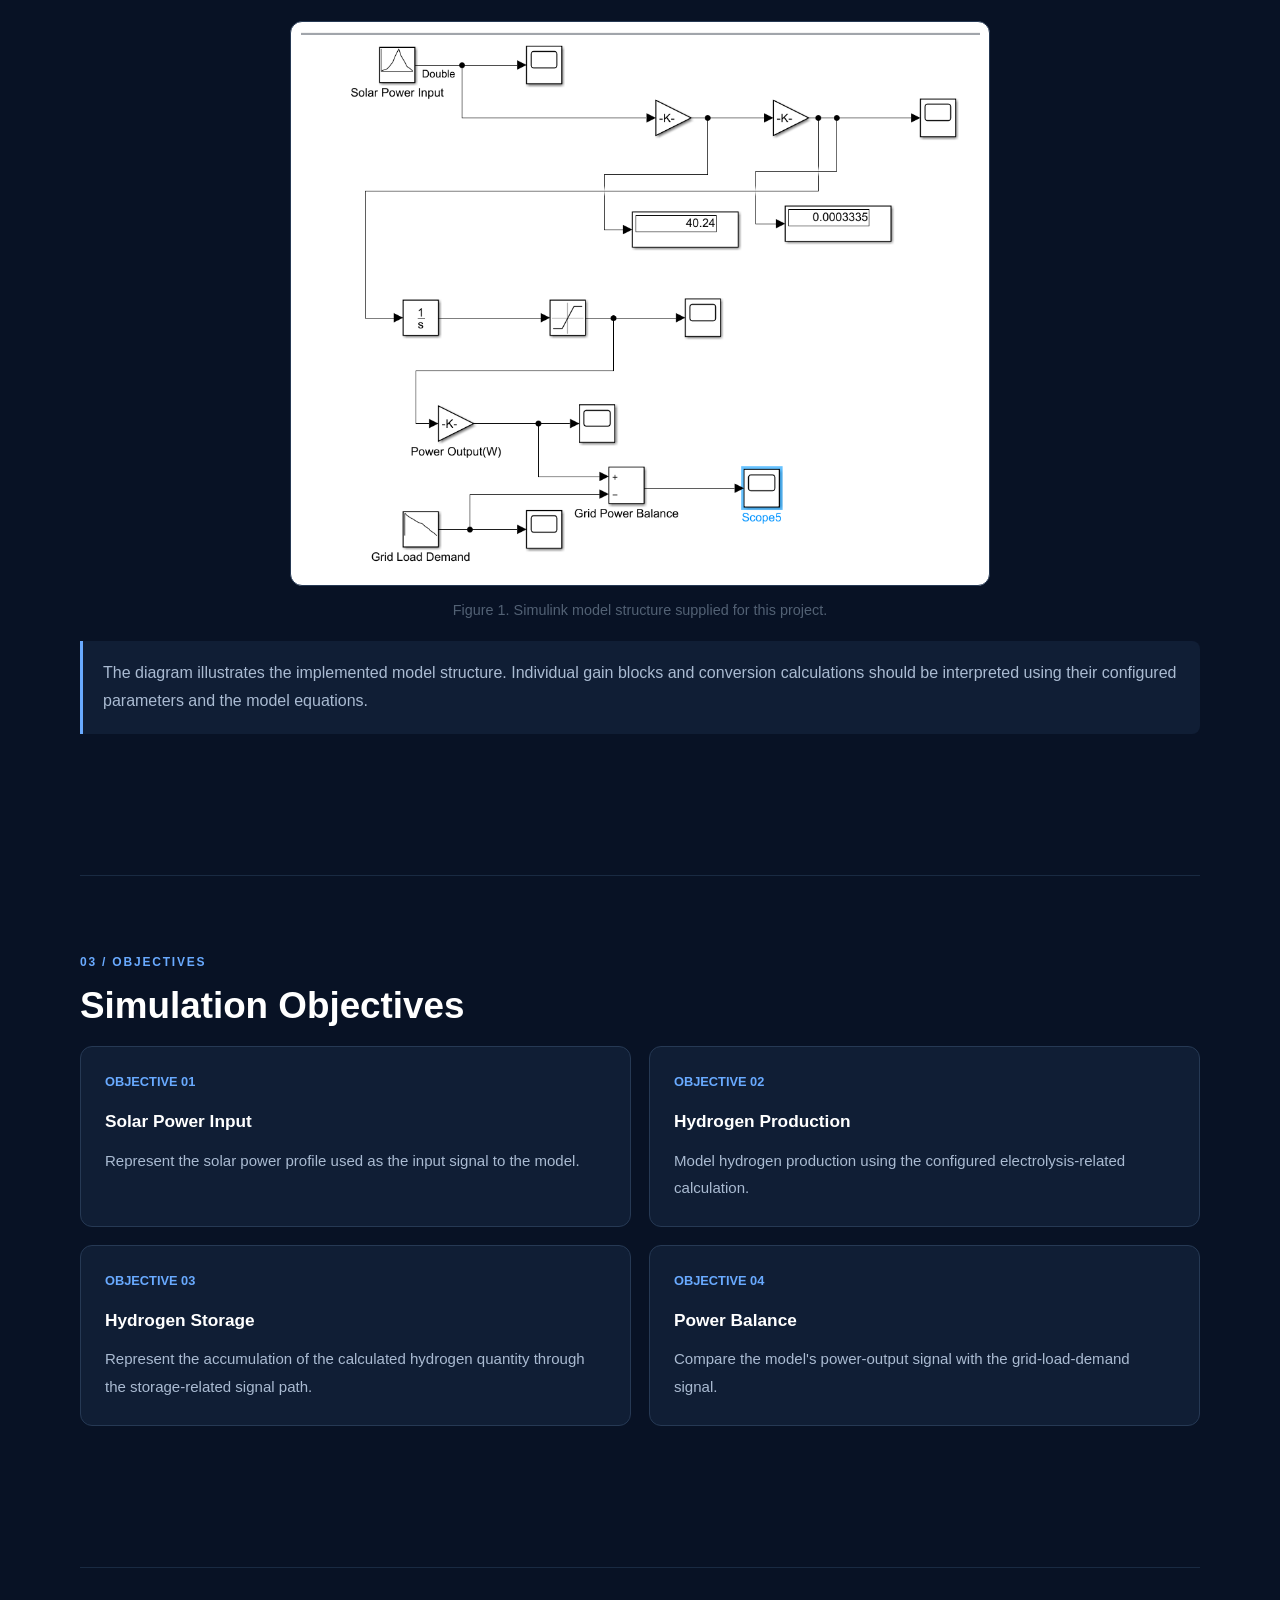
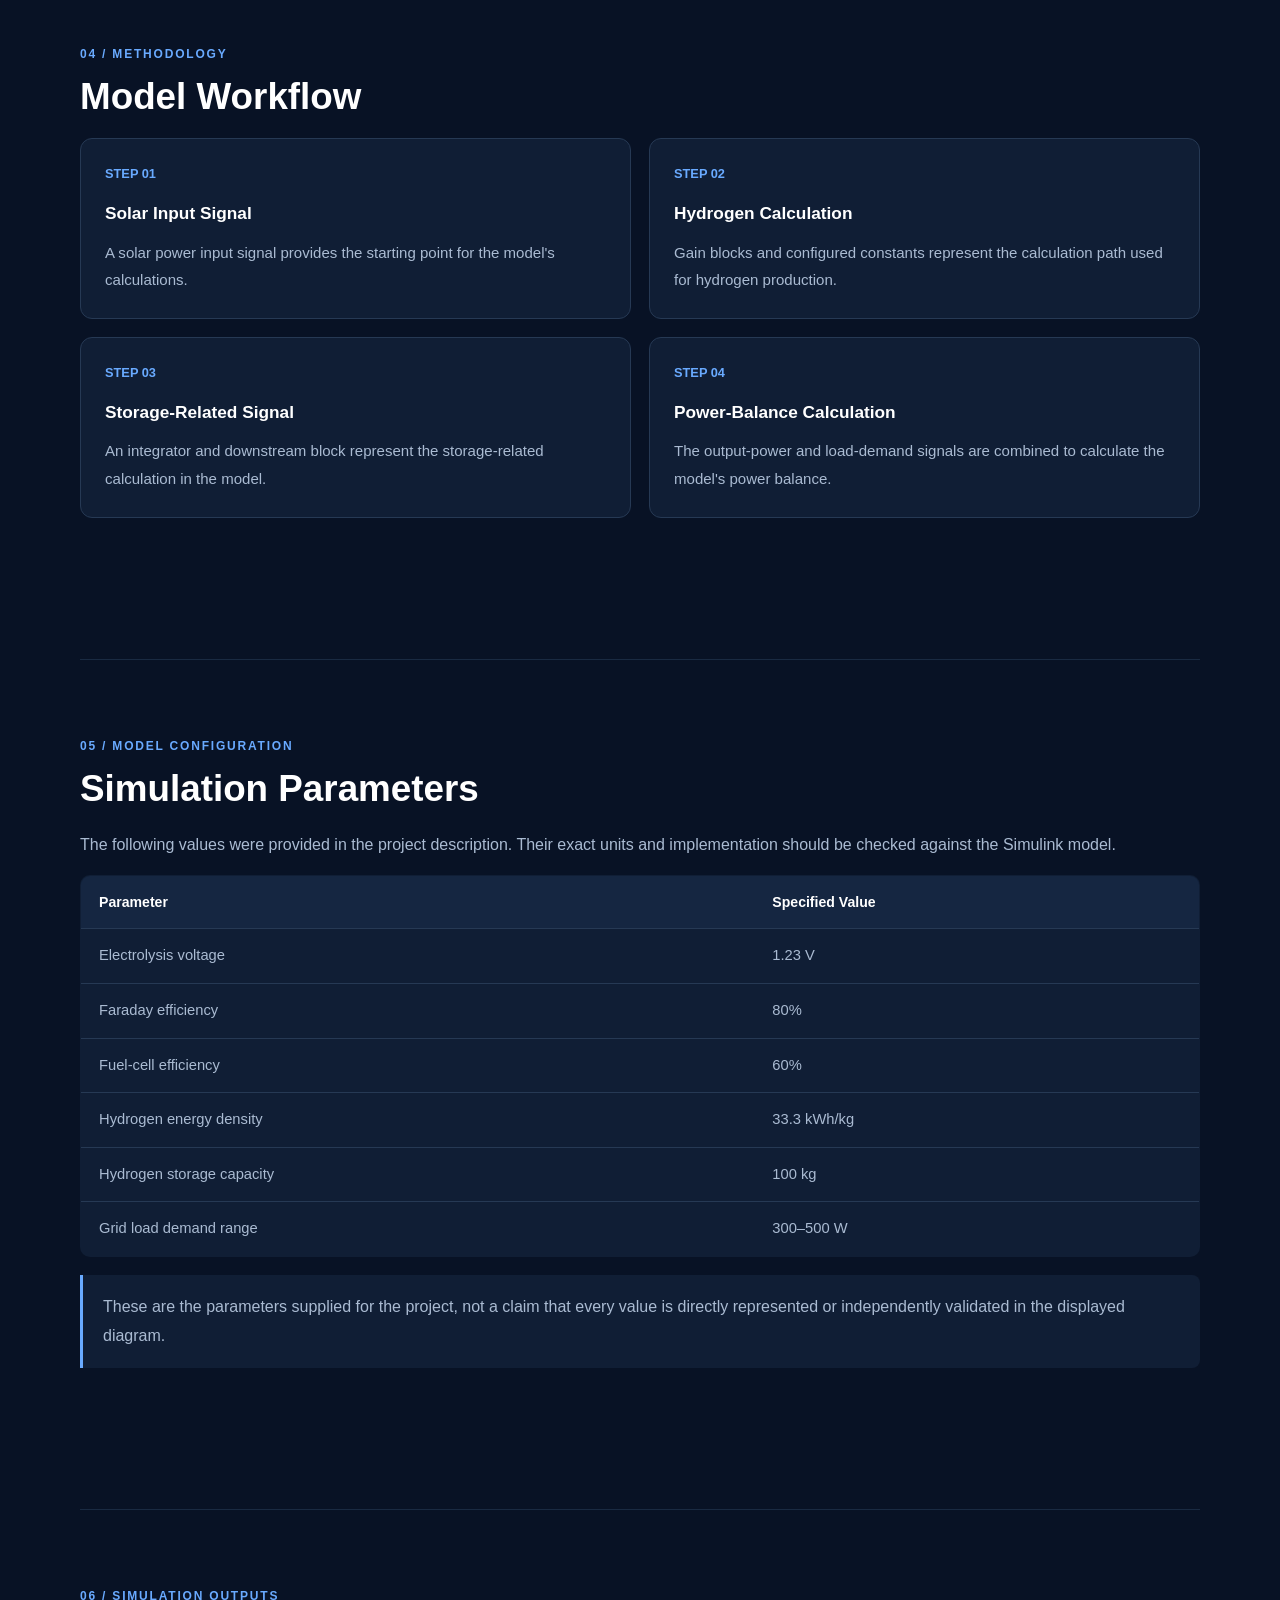
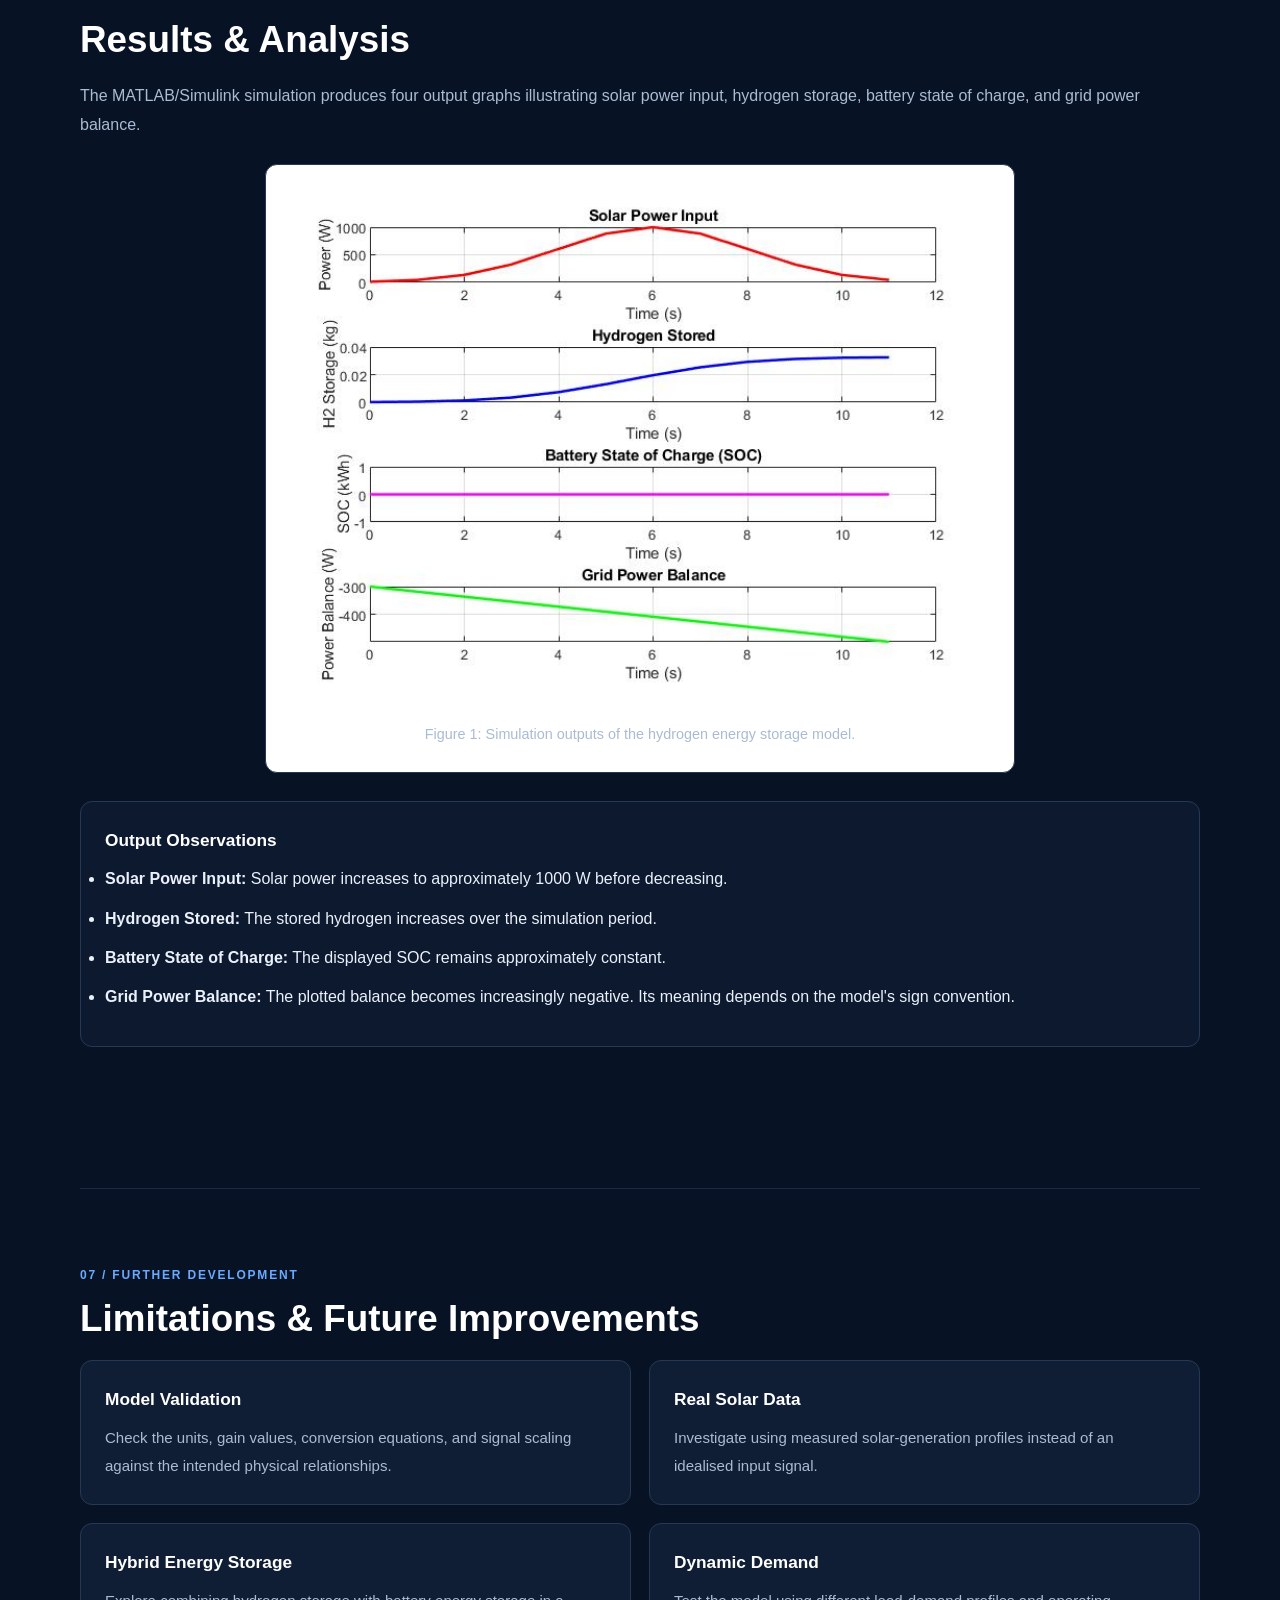
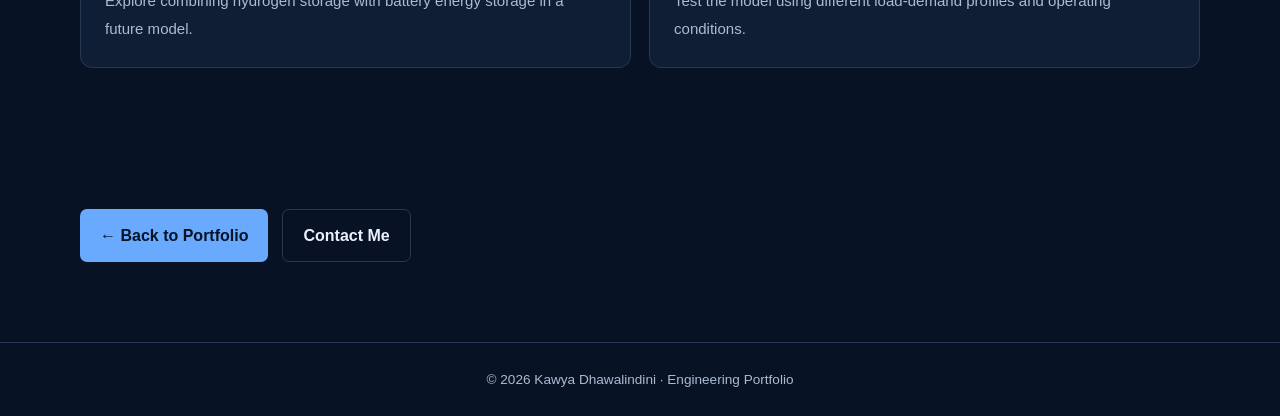
<file: projects/project-04.html>
<!DOCTYPE html>
<html lang="en">
<head>
    <meta charset="UTF-8">
    <meta name="viewport" content="width=device-width, initial-scale=1.0">

    <title>Hydrogen Energy Storage | Kawya Dhawalindini</title>

    <meta name="description"
        content="A MATLAB/Simulink study of hydrogen energy storage, solar power input, hydrogen production, fuel cell output and grid power balance.">

    <link rel="stylesheet" href="../css/style.css">

    <style>
        :root {
            --project-bg: #081225;
            --project-panel: #101e35;
            --project-panel-light: #152641;
            --project-border: #263954;
            --project-blue: #69aaff;
            --project-text: #eaf1fc;
            --project-muted: #aabbd2;
        }

        body {
            background: var(--project-bg);
            color: var(--project-text);
        }

        .project-page {
            width: min(1120px, 90%);
            margin: auto;
        }

        .project-header {
            border-bottom: 1px solid var(--project-border);
            background: rgba(8, 18, 37, 0.96);
        }

        .project-header-inner {
            width: min(1120px, 90%);
            min-height: 76px;
            margin: auto;
            display: flex;
            align-items: center;
            justify-content: space-between;
            gap: 20px;
        }

        .brand {
            color: #fff;
            font-size: 1rem;
            font-weight: 700;
            text-decoration: none;
        }

        .back-link {
            color: var(--project-blue);
            text-decoration: none;
            font-size: 0.9rem;
        }

        .back-link:hover {
            color: white;
        }

        .project-hero {
            padding: 85px 0 55px;
        }

        .eyebrow {
            color: var(--project-blue);
            font-size: 0.78rem;
            font-weight: 700;
            letter-spacing: 2px;
            text-transform: uppercase;
            margin-bottom: 20px;
        }

        .project-hero h1 {
            max-width: 850px;
            color: #fff;
            font-size: clamp(2.3rem, 5vw, 4.4rem);
            line-height: 1.1;
            letter-spacing: -1.5px;
            margin: 0 0 24px;
        }

        .project-hero h1 span {
            color: var(--project-blue);
        }

        .hero-description {
            max-width: 760px;
            color: var(--project-muted);
            font-size: 1.08rem;
            line-height: 1.9;
            margin-bottom: 30px;
        }

        .tags {
            display: flex;
            flex-wrap: wrap;
            gap: 10px;
        }

        .tag {
            display: inline-block;
            border: 1px solid #304969;
            background: #12223b;
            color: #d8e8ff;
            border-radius: 6px;
            padding: 8px 12px;
            font-size: 0.82rem;
        }

        .project-meta {
            display: grid;
            grid-template-columns: repeat(3, 1fr);
            gap: 16px;
            margin: 0 0 65px;
        }

        .meta-card {
            padding: 22px;
            background: var(--project-panel);
            border: 1px solid var(--project-border);
            border-radius: 12px;
        }

        .meta-label {
            display: block;
            color: var(--project-muted);
            font-size: 0.8rem;
            margin-bottom: 9px;
        }

        .meta-value {
            color: #fff;
            font-weight: 600;
            font-size: 1rem;
        }

        .project-section {
            margin-bottom: 65px;
            scroll-margin-top: 25px;
        }

        .section-kicker {
            color: var(--project-blue);
            text-transform: uppercase;
            letter-spacing: 1.8px;
            font-size: 0.75rem;
            font-weight: 700;
            margin-bottom: 10px;
        }

        .project-section h2 {
            color: #fff;
            font-size: clamp(1.6rem, 3vw, 2.3rem);
            margin: 0 0 18px;
        }

        .project-section h3 {
            color: #fff;
            font-size: 1.08rem;
            margin: 0 0 10px;
        }

        .project-section p {
            color: var(--project-muted);
            line-height: 1.85;
            margin: 0 0 15px;
        }

     .model-frame {
    max-width: 700px;
    margin: 0 auto;
    padding: 9.5px;
    background: #fff;
    border: 1px solid var(--project-border);
    border-radius: 12px;
    overflow: hidden;
}

.model-frame img {
    display: block;
    width: 100%;
    max-width: 100%;
    height: auto;
    object-fit: contain;
    margin: 0 auto;
}

        .image-caption {
            color: var(--project-muted);
            text-align: center;
            font-size: 0.85rem;
            margin-top: 14px;
        }

        .note {
            margin-top: 18px;
            padding: 18px 20px;
            border-left: 3px solid var(--project-blue);
            border-radius: 0 8px 8px 0;
            background: var(--project-panel);
            color: var(--project-muted);
            line-height: 1.8;
        }

        .content-grid {
            display: grid;
            grid-template-columns: repeat(2, minmax(0, 1fr));
            gap: 18px;
        }

        .info-card {
            background: var(--project-panel);
            border: 1px solid var(--project-border);
            border-radius: 12px;
            padding: 24px;
        }

        .card-number {
            color: var(--project-blue);
            font-size: 0.8rem;
            font-weight: 700;
            margin-bottom: 14px;
        }

        .info-card p {
            font-size: 0.94rem;
            margin-bottom: 0;
        }

        .parameter-table {
            width: 100%;
            border-collapse: collapse;
            background: var(--project-panel);
            border: 1px solid var(--project-border);
            border-radius: 10px;
            overflow: hidden;
        }

        .parameter-table th,
        .parameter-table td {
            padding: 15px 18px;
            text-align: left;
            border-bottom: 1px solid var(--project-border);
            line-height: 1.6;
        }

        .parameter-table th {
            color: #fff;
            background: var(--project-panel-light);
            font-size: 0.88rem;
        }

        .parameter-table td {
            color: var(--project-muted);
            font-size: 0.92rem;
        }

        .parameter-table tr:last-child td {
            border-bottom: none;
        }

        .results-placeholder {
            padding: 30px;
            border: 1px dashed #49617f;
            border-radius: 12px;
            background: rgba(16, 30, 53, 0.65);
        }

        .results-placeholder p:last-child {
            margin-bottom: 0;
        }

        .project-navigation {
            display: flex;
            flex-wrap: wrap;
            gap: 14px;
            margin: 35px 0 80px;
        }

        .project-button {
            display: inline-flex;
            align-items: center;
            justify-content: center;
            min-height: 46px;
            padding: 12px 20px;
            border-radius: 7px;
            text-decoration: none;
            font-weight: 600;
            transition: 0.2s ease;
        }

        .project-button.primary {
            background: var(--project-blue);
            color: #071225;
        }

        .project-button.primary:hover {
            background: #a1ccff;
            transform: translateY(-2px);
        }

        .project-button.secondary {
            color: var(--project-text);
            border: 1px solid var(--project-border);
        }

        .project-button.secondary:hover {
            border-color: var(--project-blue);
        }

        .project-footer {
            border-top: 1px solid var(--project-border);
            padding: 25px 5%;
            color: var(--project-muted);
            text-align: center;
            font-size: 0.85rem;
        }

        @media (max-width: 700px) {
            .project-hero {
                padding-top: 55px;
            }

            .project-meta {
                grid-template-columns: 1fr;
                margin-bottom: 50px;
            }

            .content-grid {
                grid-template-columns: 1fr;
            }

            .project-section {
                margin-bottom: 50px;
            }

            .model-frame {
                padding: 8px;
            }

            .parameter-table th,
            .parameter-table td {
                padding: 11px 10px;
                font-size: 0.82rem;
            }

            .project-header-inner {
                min-height: 68px;
            }
        }
        
.results-image-frame {
    max-width: 750px;
    margin: 24px auto;
    padding: 9px;
    background: #ffffff;
    border: 1px solid var(--project-border);
    border-radius: 12px;
    overflow: hidden;
}

.results-image-frame img {
    display: block;
    width: 100%;
    height: auto;
}

.image-caption {
    margin: 12px 0 0;
    color: #526174;
    font-size: 0.9rem;
    text-align: center;
}

.results-notes {
    margin-top: 28px;
    padding: 24px;
    border: 1px solid var(--project-border);
    border-radius: 12px;
    background: rgba(16, 30, 53, 0.65);
}

.results-notes h3 {
    margin-top: 0;
}

.results-notes li {
    margin-bottom: 12px;
    line-height: 1.7;
}

    </style>
</head>

<body>

    <header class="project-header">
        <div class="project-header-inner">
            <a class="brand" href="../index.html">
                KAWYA <span style="color:#69aaff;">/ ENGINEERING</span>
            </a>

            <a class="back-link" href="../index.html#projects">
                ← All Projects
            </a>
        </div>
    </header>

    <main class="project-page">

        <!-- HERO -->
        <section class="project-hero">
            <div class="eyebrow">Renewable Energy · Simulation Study</div>

            <h1>
                Hydrogen Energy
                <span>Storage Simulation</span>
            </h1>

            <p class="hero-description">
                A MATLAB/Simulink model exploring the conversion of
                solar power into hydrogen, hydrogen storage, fuel-cell
                electricity generation, and the relationship between
                generated power and grid load demand.
            </p>

            <div class="tags">
                <span class="tag">MATLAB / Simulink</span>
                <span class="tag">Hydrogen Energy</span>
                <span class="tag">Renewable Energy</span>
                <span class="tag">Power Balance</span>
            </div>
        </section>

        <!-- PROJECT INFORMATION -->
        <section class="project-meta">
            <div class="meta-card">
                <span class="meta-label">Software</span>
                <span class="meta-value">MATLAB / Simulink</span>
            </div>

            <div class="meta-card">
                <span class="meta-label">Project Area</span>
                <span class="meta-value">Energy Storage Systems</span>
            </div>

            <div class="meta-card">
                <span class="meta-label">Main Focus</span>
                <span class="meta-value">Hydrogen & Power Balance</span>
            </div>
        </section>

        <!-- OVERVIEW -->
        <section class="project-section" id="overview">
            <div class="section-kicker">01 / Overview</div>
            <h2>Project Overview</h2>

            <p>
                Renewable energy sources such as solar power can vary
                with environmental conditions. Hydrogen energy storage
                offers a way to represent the conversion of available
                electrical energy into hydrogen and its later conversion
                back into electricity.
            </p>

            <p>
                This simulation models a solar power input, hydrogen
                production and storage calculations, a fuel-cell power
                output, and grid load demand. A power-balance signal
                is used to compare the generated output with the demand
                represented in the model.
            </p>
        </section>

        <!-- BLOCK DIAGRAM -->
        <section class="project-section" id="model">
            <div class="section-kicker">02 / System Model</div>
            <h2>MATLAB/Simulink Block Diagram</h2>

            <p>
                The block diagram shows the model's signal flow from
                the solar power input through the hydrogen-related
                calculations and output-power path. The model also
                includes a grid load demand signal and a power-balance
                calculation.
            </p>

            <div class="model-frame">
                <img
                    src="../images/hydrogen-simulation-model.png"
                    alt="MATLAB Simulink block diagram of the hydrogen energy storage simulation"
                    loading="lazy"
                >
            </div>

            <div class="image-caption">
                Figure 1. Simulink model structure supplied for this project.
            </div>

            <div class="note">
                The diagram illustrates the implemented model structure.
                Individual gain blocks and conversion calculations should
                be interpreted using their configured parameters and the
                model equations.
            </div>
        </section>

        <!-- OBJECTIVES -->
        <section class="project-section" id="objectives">
            <div class="section-kicker">03 / Objectives</div>
            <h2>Simulation Objectives</h2>

            <div class="content-grid">
                <article class="info-card">
                    <div class="card-number">OBJECTIVE 01</div>
                    <h3>Solar Power Input</h3>
                    <p>
                        Represent the solar power profile used as the
                        input signal to the model.
                    </p>
                </article>

                <article class="info-card">
                    <div class="card-number">OBJECTIVE 02</div>
                    <h3>Hydrogen Production</h3>
                    <p>
                        Model hydrogen production using the configured
                        electrolysis-related calculation.
                    </p>
                </article>

                <article class="info-card">
                    <div class="card-number">OBJECTIVE 03</div>
                    <h3>Hydrogen Storage</h3>
                    <p>
                        Represent the accumulation of the calculated
                        hydrogen quantity through the storage-related
                        signal path.
                    </p>
                </article>

                <article class="info-card">
                    <div class="card-number">OBJECTIVE 04</div>
                    <h3>Power Balance</h3>
                    <p>
                        Compare the model's power-output signal with
                        the grid-load-demand signal.
                    </p>
                </article>
            </div>
        </section>

        <!-- METHODOLOGY -->
        <section class="project-section" id="methodology">
            <div class="section-kicker">04 / Methodology</div>
            <h2>Model Workflow</h2>

            <div class="content-grid">
                <article class="info-card">
                    <div class="card-number">STEP 01</div>
                    <h3>Solar Input Signal</h3>
                    <p>
                        A solar power input signal provides the starting
                        point for the model's calculations.
                    </p>
                </article>

                <article class="info-card">
                    <div class="card-number">STEP 02</div>
                    <h3>Hydrogen Calculation</h3>
                    <p>
                        Gain blocks and configured constants represent
                        the calculation path used for hydrogen production.
                    </p>
                </article>

                <article class="info-card">
                    <div class="card-number">STEP 03</div>
                    <h3>Storage-Related Signal</h3>
                    <p>
                        An integrator and downstream block represent
                        the storage-related calculation in the model.
                    </p>
                </article>

                <article class="info-card">
                    <div class="card-number">STEP 04</div>
                    <h3>Power-Balance Calculation</h3>
                    <p>
                        The output-power and load-demand signals are
                        combined to calculate the model's power balance.
                    </p>
                </article>
            </div>
        </section>

        <!-- PARAMETERS -->
        <section class="project-section" id="parameters">
            <div class="section-kicker">05 / Model Configuration</div>
            <h2>Simulation Parameters</h2>

            <p>
                The following values were provided in the project
                description. Their exact units and implementation
                should be checked against the Simulink model.
            </p>

            <table class="parameter-table">
                <thead>
                    <tr>
                        <th>Parameter</th>
                        <th>Specified Value</th>
                    </tr>
                </thead>

                <tbody>
                    <tr>
                        <td>Electrolysis voltage</td>
                        <td>1.23 V</td>
                    </tr>
                    <tr>
                        <td>Faraday efficiency</td>
                        <td>80%</td>
                    </tr>
                    <tr>
                        <td>Fuel-cell efficiency</td>
                        <td>60%</td>
                    </tr>
                    <tr>
                        <td>Hydrogen energy density</td>
                        <td>33.3 kWh/kg</td>
                    </tr>
                    <tr>
                        <td>Hydrogen storage capacity</td>
                        <td>100 kg</td>
                    </tr>
                    <tr>
                        <td>Grid load demand range</td>
                        <td>300–500 W</td>
                    </tr>
                </tbody>
            </table>

            <div class="note">
                These are the parameters supplied for the project,
                not a claim that every value is directly represented
                or independently validated in the displayed diagram.
            </div>
        </section>

        
<!-- RESULTS -->
<section class="project-section" id="results">
    <div class="section-kicker">06 / Simulation Outputs</div>
    <h2>Results &amp; Analysis</h2>

    <p>
        The MATLAB/Simulink simulation produces four output
        graphs illustrating solar power input, hydrogen storage,
        battery state of charge, and grid power balance.
    </p>

    <div class="results-image-frame">
        <img
            src="../images/hydrogen-simulation-results.png"
            alt="Four MATLAB simulation graphs showing solar power input, hydrogen stored, battery state of charge, and grid power balance"
            loading="lazy"
        >
        <p class="image-caption">
            Figure 1: Simulation outputs of the hydrogen energy
            storage model.
        </p>
    </div>

    <div class="results-notes">
        <h3>Output Observations</h3>

        <ul>
            <li>
                <strong>Solar Power Input:</strong>
                Solar power increases to approximately 1000 W
                before decreasing.
            </li>
            <li>
                <strong>Hydrogen Stored:</strong>
                The stored hydrogen increases over the
                simulation period.
            </li>
            <li>
                <strong>Battery State of Charge:</strong>
                The displayed SOC remains approximately constant.
            </li>
            <li>
                <strong>Grid Power Balance:</strong>
                The plotted balance becomes increasingly negative.
                Its meaning depends on the model's sign convention.
            </li>
        </ul>
    </div>
</section>

        <!-- FUTURE WORK -->
        <section class="project-section" id="future-work">
            <div class="section-kicker">07 / Further Development</div>
            <h2>Limitations & Future Improvements</h2>

            <div class="content-grid">
                <article class="info-card">
                    <h3>Model Validation</h3>
                    <p>
                        Check the units, gain values, conversion
                        equations, and signal scaling against the
                        intended physical relationships.
                    </p>
                </article>

                <article class="info-card">
                    <h3>Real Solar Data</h3>
                    <p>
                        Investigate using measured solar-generation
                        profiles instead of an idealised input signal.
                    </p>
                </article>

                <article class="info-card">
                    <h3>Hybrid Energy Storage</h3>
                    <p>
                        Explore combining hydrogen storage with
                        battery energy storage in a future model.
                    </p>
                </article>

                <article class="info-card">
                    <h3>Dynamic Demand</h3>
                    <p>
                        Test the model using different load-demand
                        profiles and operating conditions.
                    </p>
                </article>
            </div>
        </section>

        <!-- NAVIGATION -->
        <div class="project-navigation">
            <a class="project-button primary"
               href="../index.html#projects">
                ← Back to Portfolio
            </a>

            <a class="project-button secondary"
               href="../index.html#contact">
                Contact Me
            </a>
        </div>

    </main>

    <footer class="project-footer">
        © 2026 Kawya Dhawalindini · Engineering Portfolio
    </footer>

</body>
</html>
</file>
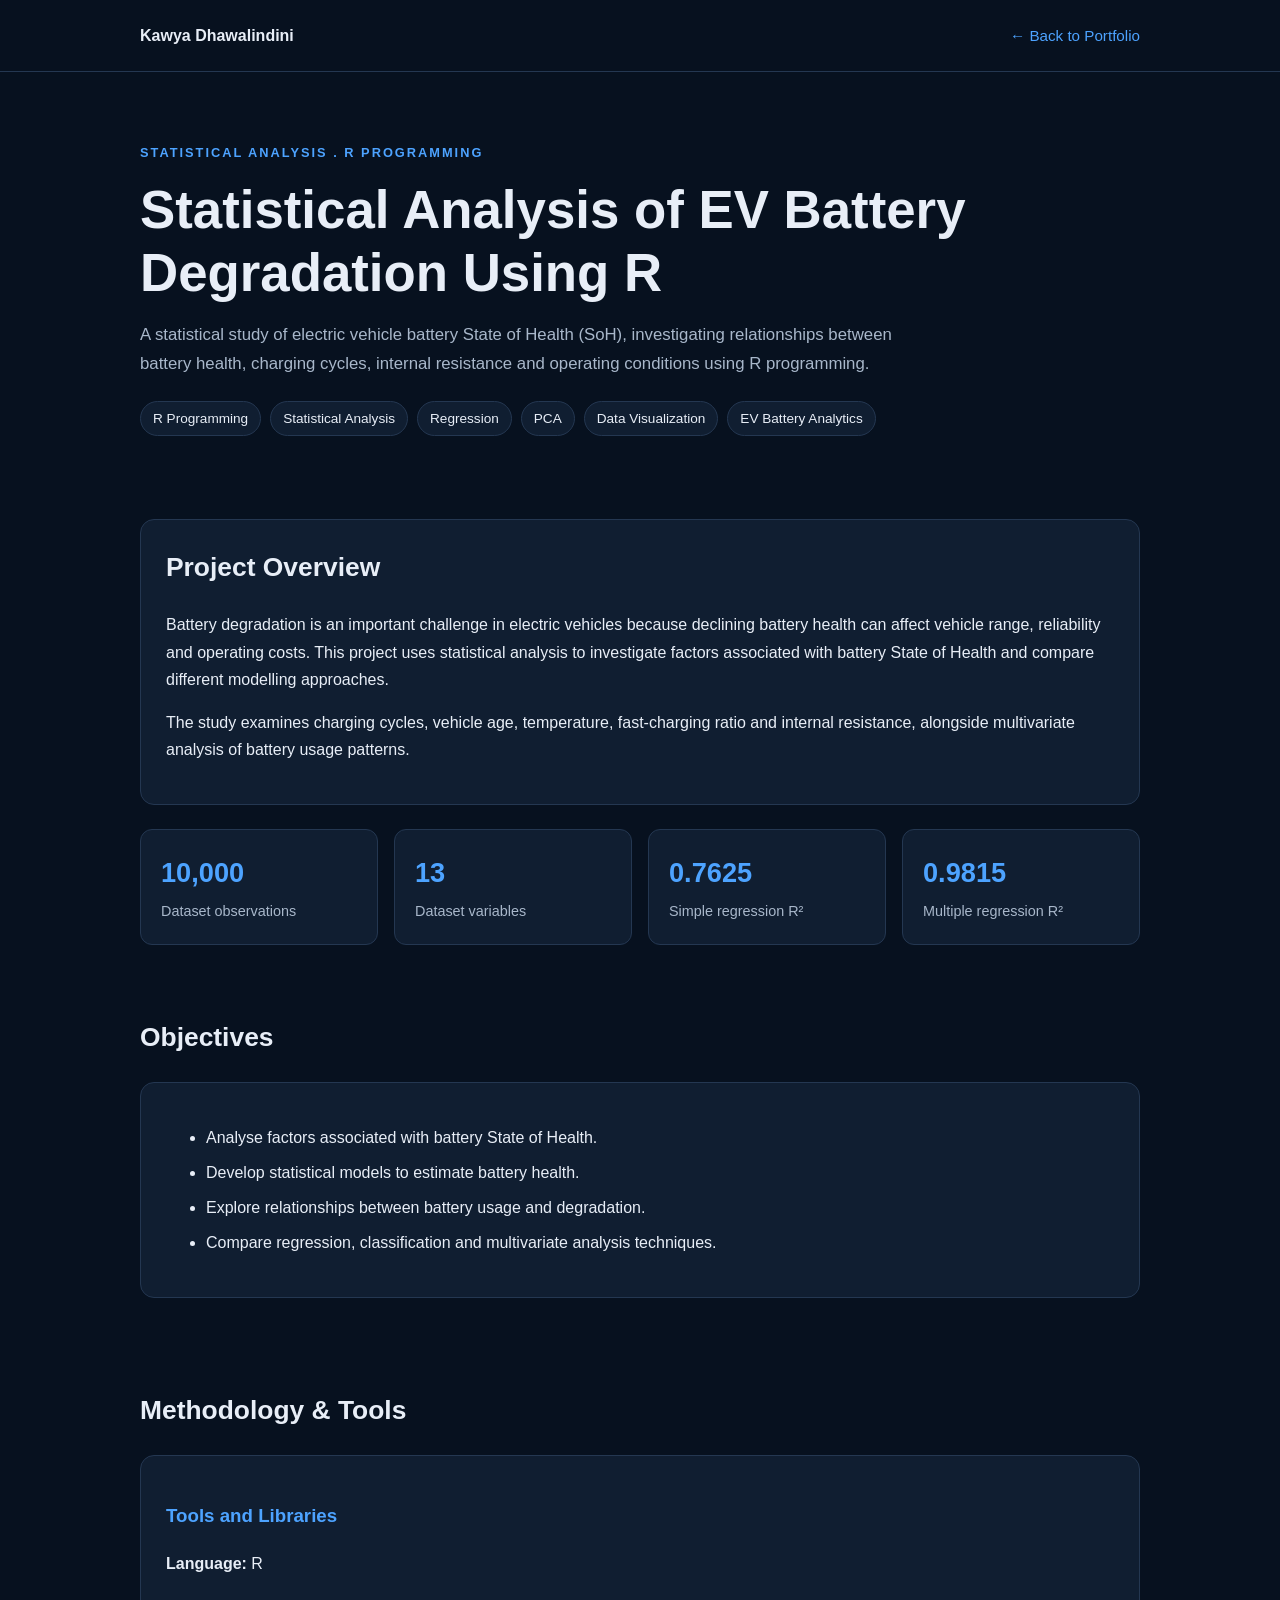
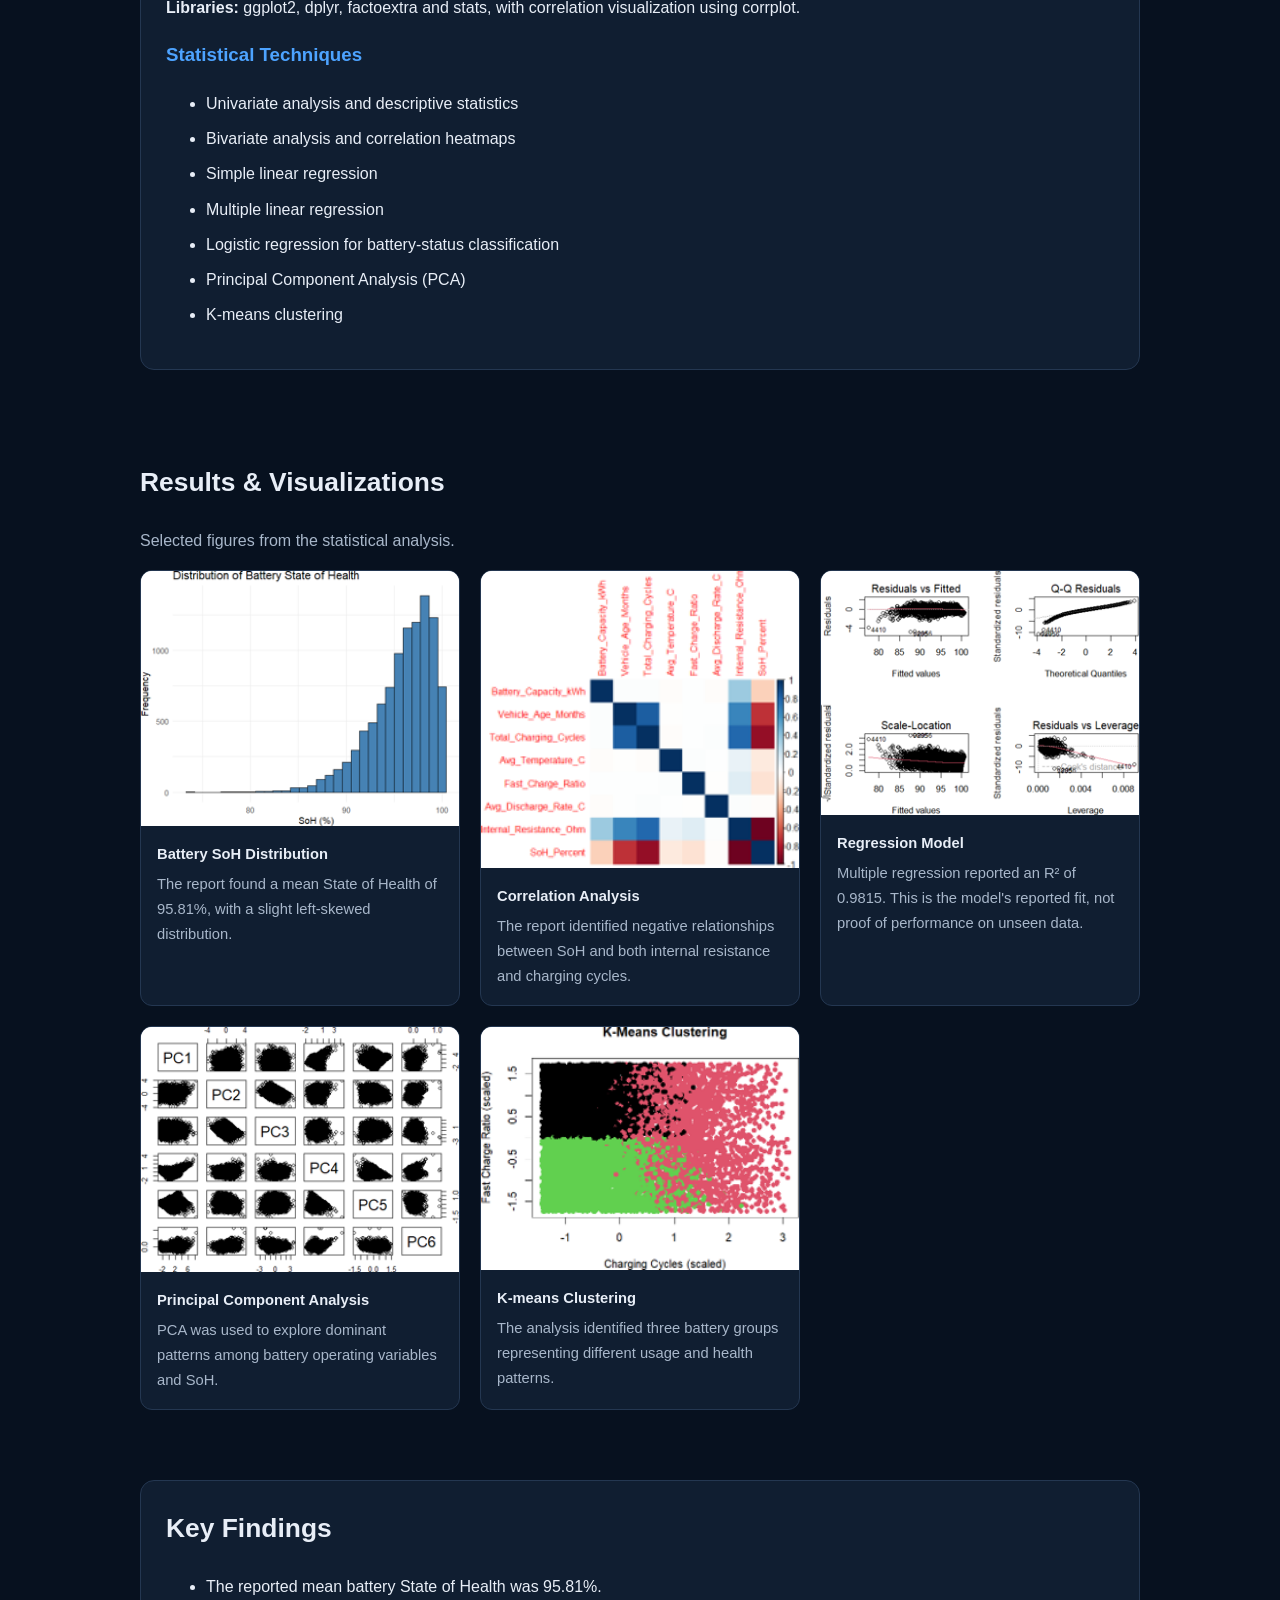
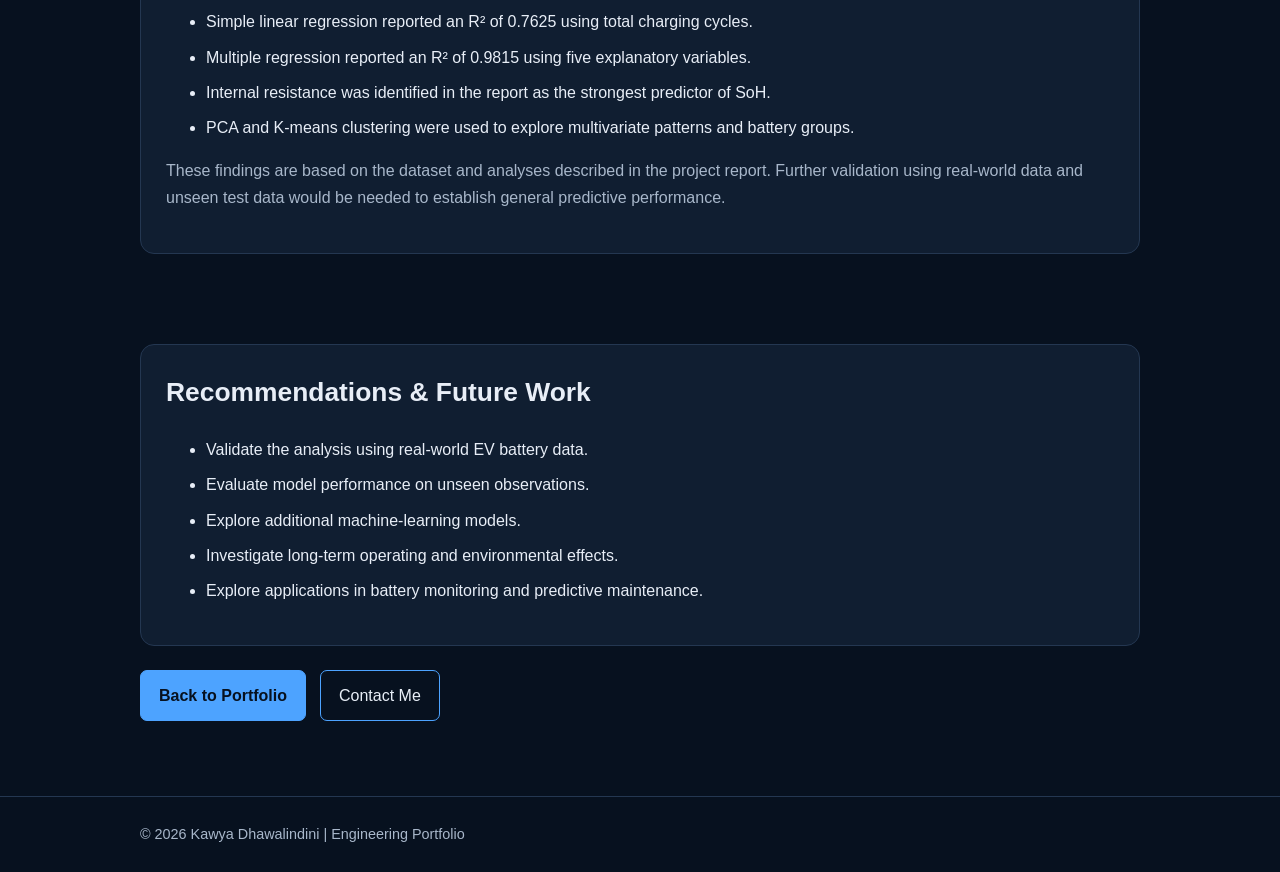
<file: projects/project-05.html>
<!DOCTYPE html>
<html lang="en">
<head>
    <meta charset="UTF-8">
    <meta name="viewport" content="width=device-width, initial-scale=1.0">

    <title>EV Battery Degradation Analysis | Kawya Dhawalindini</title>

    <meta name="description" content="Statistical analysis of electric vehicle battery degradation using R, including regression, PCA, correlation analysis and clustering.">

    <style>
        :root {
            --bg: #07111f;
            --panel: #101e31;
            --blue: #4da3ff;
            --text: #e8eef7;
            --muted: #a8b7ca;
            --border: #243751;
        }

        * {
            box-sizing: border-box;
        }

        html {
            scroll-behavior: smooth;
        }

        body {
            margin: 0;
            background: var(--bg);
            color: var(--text);
            font-family: Arial, Helvetica, sans-serif;
            line-height: 1.7;
        }

        a {
            color: var(--blue);
            text-decoration: none;
        }

        a:hover {
            text-decoration: underline;
        }

        .container {
            width: min(1000px, 90%);
            margin: auto;
        }

        header {
            padding: 22px 0;
            border-bottom: 1px solid var(--border);
        }

        .nav {
            display: flex;
            justify-content: space-between;
            align-items: center;
            gap: 16px;
            flex-wrap: wrap;
        }

        .brand {
            color: var(--text);
            font-weight: bold;
        }

        .back-link {
            font-size: 0.95rem;
        }

        .hero {
            padding: 70px 0 48px;
        }

        .eyebrow {
            color: var(--blue);
            text-transform: uppercase;
            letter-spacing: 2px;
            font-size: 0.8rem;
            font-weight: bold;
        }

        h1 {
            font-size: clamp(2rem, 5vw, 3.3rem);
            line-height: 1.2;
            margin: 14px 0;
        }

        h2 {
            font-size: 1.65rem;
            margin-top: 0;
        }

        h3 {
            color: var(--blue);
        }

        .intro {
            color: var(--muted);
            max-width: 760px;
            font-size: 1.05rem;
        }

        .tags {
            display: flex;
            flex-wrap: wrap;
            gap: 9px;
            margin-top: 22px;
        }

        .tag {
            border: 1px solid var(--border);
            background: var(--panel);
            padding: 5px 12px;
            border-radius: 20px;
            font-size: 0.85rem;
        }

        section {
            padding: 35px 0;
        }

        .card {
            background: var(--panel);
            border: 1px solid var(--border);
            border-radius: 14px;
            padding: 25px;
            margin-bottom: 20px;
        }

        .muted {
            color: var(--muted);
        }

        .metrics {
            display: grid;
            grid-template-columns: repeat(auto-fit, minmax(180px, 1fr));
            gap: 16px;
            margin-top: 24px;
        }

        .metric {
            background: var(--panel);
            border: 1px solid var(--border);
            border-radius: 12px;
            padding: 20px;
        }

        .metric strong {
            display: block;
            font-size: 1.7rem;
            color: var(--blue);
        }

        .metric span {
            color: var(--muted);
            font-size: 0.9rem;
        }

        .results-grid {
            display: grid;
            grid-template-columns: repeat(auto-fit, minmax(280px, 1fr));
            gap: 20px;
        }

        figure {
            margin: 0;
            background: var(--panel);
            border: 1px solid var(--border);
            border-radius: 12px;
            overflow: hidden;
        }

       figure img {
    display: block;
    width: 100%;
    height: auto;
    background: #fff;
    object-fit: contain;
    cursor: zoom-in;
    transition: transform 0.3s ease;
}

        figcaption {
            padding: 16px;
            color: var(--muted);
            font-size: 0.92rem;
        }

        figcaption strong {
            display: block;
            color: var(--text);
            margin-bottom: 5px;
        }

        li {
            margin-bottom: 8px;
        }

        .equation {
            font-family: "Courier New", monospace;
            color: var(--blue);
            overflow-wrap: anywhere;
        }

        .actions {
            display: flex;
            flex-wrap: wrap;
            gap: 14px;
            margin-top: 24px;
        }

        .button {
            display: inline-block;
            padding: 11px 18px;
            border: 1px solid var(--blue);
            border-radius: 7px;
            color: var(--text);
        }

        .button.primary {
            background: var(--blue);
            color: #07111f;
            font-weight: bold;
        }

        footer {
            border-top: 1px solid var(--border);
            padding: 25px 0;
            margin-top: 40px;
            color: var(--muted);
            font-size: 0.9rem;
        }
    </style>
</head>

<body>

<header>
    <div class="container nav">
        <a class="brand" href="../index.html">
            Kawya Dhawalindini
        </a>

        <a class="back-link" href="../index.html#projects">
            ← Back to Portfolio
        </a>
    </div>
</header>

<main>

    <section class="hero">
        <div class="container">
            <div class="eyebrow">Statistical Analysis . R Programming</div>

            <h1>Statistical Analysis of EV Battery Degradation Using R</h1>

            <p class="intro">
                A statistical study of electric vehicle battery State of
                Health (SoH), investigating relationships between battery
                health, charging cycles, internal resistance and operating
                conditions using R programming.
            </p>

            <div class="tags">
                <span class="tag">R Programming</span>
                <span class="tag">Statistical Analysis</span>
                <span class="tag">Regression</span>
                <span class="tag">PCA</span>
                <span class="tag">Data Visualization</span>
                <span class="tag">EV Battery Analytics</span>
            </div>
        </div>
    </section>

    <section>
        <div class="container">
            <div class="card">
                <h2>Project Overview</h2>

                <p>
                    Battery degradation is an important challenge in
                    electric vehicles because declining battery health
                    can affect vehicle range, reliability and operating
                    costs. This project uses statistical analysis to
                    investigate factors associated with battery State
                    of Health and compare different modelling approaches.
                </p>

                <p>
                    The study examines charging cycles, vehicle age,
                    temperature, fast-charging ratio and internal
                    resistance, alongside multivariate analysis of
                    battery usage patterns.
                </p>
            </div>

            <div class="metrics">
                <div class="metric">
                    <strong>10,000</strong>
                    <span>Dataset observations</span>
                </div>

                <div class="metric">
                    <strong>13</strong>
                    <span>Dataset variables</span>
                </div>

                <div class="metric">
                    <strong>0.7625</strong>
                    <span>Simple regression R²</span>
                </div>

                <div class="metric">
                    <strong>0.9815</strong>
                    <span>Multiple regression R²</span>
                </div>
            </div>
        </div>
    </section>

    <section>
        <div class="container">
            <h2>Objectives</h2>

            <div class="card">
                <ul>
                    <li>Analyse factors associated with battery State of Health.</li>
                    <li>Develop statistical models to estimate battery health.</li>
                    <li>Explore relationships between battery usage and degradation.</li>
                    <li>Compare regression, classification and multivariate analysis techniques.</li>
                </ul>
            </div>
        </div>
    </section>

    <section>
        <div class="container">
            <h2>Methodology &amp; Tools</h2>

            <div class="card">
                <h3>Tools and Libraries</h3>

                <p>
                    <strong>Language:</strong> R
                </p>

                <p>
                    <strong>Libraries:</strong> ggplot2, dplyr,
                    factoextra and stats, with correlation visualization
                    using corrplot.
                </p>

                <h3>Statistical Techniques</h3>

                <ul>
                    <li>Univariate analysis and descriptive statistics</li>
                    <li>Bivariate analysis and correlation heatmaps</li>
                    <li>Simple linear regression</li>
                    <li>Multiple linear regression</li>
                    <li>Logistic regression for battery-status classification</li>
                    <li>Principal Component Analysis (PCA)</li>
                    <li>K-means clustering</li>
                </ul>
            </div>
        </div>
    </section>

    <section>
        <div class="container">
            <h2>Results &amp; Visualizations</h2>

            <p class="muted">
                Selected figures from the statistical analysis.
            </p>

            <div class="results-grid">

                <figure>
                    <img
                        src="../images/ev-battery-soh.png"
                        alt="Distribution of electric vehicle battery State of Health"
                        loading="lazy"
                    >
                    <figcaption>
                        <strong>Battery SoH Distribution</strong>
                        The report found a mean State of Health of
                        95.81%, with a slight left-skewed distribution.
                    </figcaption>
                </figure>

                <figure>
                    <img
                        src="../images/ev-battery-correlation.png"
                        alt="Correlation heatmap of EV battery variables"
                        loading="lazy"
                    >
                    <figcaption>
                        <strong>Correlation Analysis</strong>
                        The report identified negative relationships
                        between SoH and both internal resistance and
                        charging cycles.
                    </figcaption>
                </figure>

                <figure>
                    <img
                        src="../images/ev-battery-regression.png"
                        alt="Regression model fit visualization"
                        loading="lazy"
                    >
                    <figcaption>
                        <strong>Regression Model</strong>
                        Multiple regression reported an R² of 0.9815.
                        This is the model's reported fit, not proof of
                        performance on unseen data.
                    </figcaption>
                </figure>

                <figure>
                    <img
                        src="../images/ev-battery-pca.png"
                        alt="Principal Component Analysis biplot"
                        loading="lazy"
                    >
                    <figcaption>
                        <strong>Principal Component Analysis</strong>
                        PCA was used to explore dominant patterns among
                        battery operating variables and SoH.
                    </figcaption>
                </figure>

                <figure>
                    <img
                        src="../images/ev-battery-clusters.png"
                        alt="K-means clustering visualization"
                        loading="lazy"
                    >
                    <figcaption>
                        <strong>K-means Clustering</strong>
                        The analysis identified three battery groups
                        representing different usage and health patterns.
                    </figcaption>
                </figure>

            </div>
        </div>
    </section>

    <section>
        <div class="container">
            <div class="card">
                <h2>Key Findings</h2>

                <ul>
                    <li>
                        The reported mean battery State of Health was 95.81%.
                    </li>
                    <li>
                        Simple linear regression reported an R² of 0.7625
                        using total charging cycles.
                    </li>
                    <li>
                        Multiple regression reported an R² of 0.9815
                        using five explanatory variables.
                    </li>
                    <li>
                        Internal resistance was identified in the report
                        as the strongest predictor of SoH.
                    </li>
                    <li>
                        PCA and K-means clustering were used to explore
                        multivariate patterns and battery groups.
                    </li>
                </ul>

                <p class="muted">
                    These findings are based on the dataset and analyses
                    described in the project report. Further validation
                    using real-world data and unseen test data would be
                    needed to establish general predictive performance.
                </p>
            </div>
        </div>
    </section>

    <section>
        <div class="container">
            <div class="card">
                <h2>Recommendations &amp; Future Work</h2>

                <ul>
                    <li>Validate the analysis using real-world EV battery data.</li>
                    <li>Evaluate model performance on unseen observations.</li>
                    <li>Explore additional machine-learning models.</li>
                    <li>Investigate long-term operating and environmental effects.</li>
                    <li>Explore applications in battery monitoring and predictive maintenance.</li>
                </ul>
            </div>

            <div class="actions">
                <a class="button primary" href="../index.html#projects">
                    Back to Portfolio
                </a>

                <a class="button" href="../index.html#contact">
                    Contact Me
                </a>
            </div>
        </div>
    </section>

</main>

<footer>
    <div class="container">
        &copy; <span id="year"></span> Kawya Dhawalindini
        | Engineering Portfolio
    </div>
</footer>

<script>
    document.getElementById("year").textContent =
        new Date().getFullYear();
</script>

</body>
</html>
</file>
<file: css/style.css>
/* ==================================
   KAWYA - ENGINEERING PORTFOLIO
   ================================== */

:root {
    --background: #07111f;
    --surface: #0d1b2d;
    --surface-light: #12243a;
    --border: #223852;
    --text: #f1f5f9;
    --muted: #a8b7ca;
    --blue: #60a5fa;
    --blue-strong: #2563eb;
}

* {
    margin: 0;
    padding: 0;
    box-sizing: border-box;
}

html {
    scroll-behavior: smooth;
    scroll-padding-top: 90px;
}

body {
    font-family: Arial, Helvetica, sans-serif;
    background: var(--background);
    color: var(--text);
    line-height: 1.7;
}

.container {
    width: min(90%, 1120px);
    margin-inline: auto;
}

/* NAVIGATION */

header {
    position: sticky;
    top: 0;
    z-index: 10;
    background: rgba(7, 17, 31, 0.94);
    border-bottom: 1px solid var(--border);
    backdrop-filter: blur(12px);
}

nav {
    min-height: 76px;
    display: flex;
    align-items: center;
    justify-content: space-between;
    gap: 24px;
}

.logo {
    color: var(--blue);
    font-size: 1.15rem;
    font-weight: 800;
    letter-spacing: 1.5px;
    white-space: nowrap;
}

nav a {
    display: inline-block;
    margin-left: 20px;
    color: var(--muted);
    text-decoration: none;
    font-size: 0.92rem;
    transition: color 0.2s ease;
}

nav a:hover,
.contact-link:hover {
    color: var(--blue);
}

/* HERO SECTION */

.hero {
    position: relative;
    min-height: 540px;
    display: flex;
    align-items: center;
    overflow: hidden;
    background:
        radial-gradient(
            ellipse at 85% 35%,
            rgba(37, 99, 235, 0.17),
            transparent 45%
        );
}

.hero .container {
    position: relative;
    z-index: 1;
    padding-block: 90px;
}

.eyebrow,
.section-label {
    color: var(--blue);
    font-size: 0.8rem;
    font-weight: 700;
    letter-spacing: 2.5px;
    text-transform: uppercase;
}

h1 {
    margin: 20px 0;
    font-size: clamp(2.8rem, 7vw, 5rem);
    line-height: 1.08;
    letter-spacing: -2px;
}

h1 span {
    color: var(--blue);
}

.hero p {
    max-width: 650px;
    color: var(--muted);
    font-size: 1.08rem;
}

.buttons {
    display: flex;
    flex-wrap: wrap;
    gap: 14px;
    margin-top: 32px;
}

.button {
    display: inline-block;
    padding: 12px 22px;
    border: 1px solid transparent;
    border-radius: 6px;
    text-decoration: none;
    font-weight: 700;
    transition: 0.2s ease;
}

.primary {
    background: var(--blue-strong);
    color: white;
}

.primary:hover {
    background: #3b82f6;
    transform: translateY(-2px);
}

.secondary {
    border-color: var(--border);
    color: var(--text);
}

.secondary:hover {
    border-color: var(--blue);
    color: var(--blue);
}

/* GENERAL SECTIONS */

section {
    padding-block: 76px;
    border-top: 1px solid rgba(34, 56, 82, 0.65);
}

h2 {
    margin: 10px 0 18px;
    font-size: clamp(1.8rem, 4vw, 2.4rem);
    line-height: 1.25;
}

.section-intro,
.about-text {
    max-width: 740px;
    color: var(--muted);
}

.section-intro {
    margin-bottom: 32px;
}


/* PROJECT CARDS */

.project-grid {
    display: grid;
    grid-template-columns: repeat(2, minmax(0, 1fr));
    gap: 22px;
}

.project-card {
    display: block;
    padding: 28px;
    background: linear-gradient(
        145deg,
        var(--surface),
        #0a1727
    );
    border: 1px solid var(--border);
    border-radius: 12px;
    color: inherit;
    text-decoration: none;
    cursor: pointer;
    transition:
        transform 0.25s ease,
        border-color 0.25s ease,
        box-shadow 0.25s ease;
}

.project-card:hover {
    transform: translateY(-5px);
    border-color: #3b82f6;
    box-shadow: 0 12px 32px rgba(0, 0, 0, 0.2);
}

.project-number {
    color: var(--blue);
    font-size: 0.8rem;
    font-weight: 800;
    letter-spacing: 1.5px;
}

.project-card h3 {
    margin-block: 14px;
    font-size: 1.25rem;
    line-height: 1.4;
}

.project-card p {
    color: var(--muted);
    font-size: 0.94rem;
}

.project-card .tag {
    display: inline-block;
    margin: 18px 5px 0 0;
    padding: 5px 10px;
    background: var(--surface-light);
    border: 1px solid var(--border);
    border-radius: 5px;
    color: #bfdbfe;
    font-size: 0.78rem;
}

.project-card:focus-visible {
    outline: 2px solid var(--blue);
    outline-offset: 3px;
}



/* TECHNICAL SKILLS */

.skills {
    display: flex;
    flex-wrap: wrap;
    gap: 12px;
}

.skill {
    padding: 10px 15px;
    background: var(--surface);
    border: 1px solid var(--border);
    border-radius: 7px;
    color: #dbeafe;
    font-size: 0.92rem;
}

/* CONTACT */

.contact-link {
    color: var(--blue);
    text-decoration: none;
    overflow-wrap: anywhere;
}

/* FOOTER */

footer {
    padding-block: 26px;
    border-top: 1px solid var(--border);
    color: #8193a9;
    text-align: center;
    font-size: 0.85rem;
}

/* MOBILE RESPONSIVENESS */

@media (max-width: 700px) {
    nav {
        padding-block: 16px;
        align-items: flex-start;
        flex-direction: column;
        gap: 12px;
    }

    nav > div:last-child {
        display: flex;
        flex-wrap: wrap;
        gap: 8px 14px;
    }

    nav a {
        margin: 0;
        font-size: 0.86rem;
    }

    .hero {
        min-height: auto;
    }

    .hero .container {
        padding-block: 75px;
    }

    h1 {
        letter-spacing: -1px;
    }

    section {
        padding-block: 58px;
    }

    .project-grid {
        grid-template-columns: 1fr;
    }

    .project-card {
        padding: 23px;
    }
}

@media (prefers-reduced-motion: reduce) {
    html {
        scroll-behavior: auto;
    }

    *,
    *::before,
    *::after {
        transition-duration: 0.01ms !important;
    }
}

.project-card-link {
    display: block;
    color: inherit;
    text-decoration: none;
}


/* HERO SECTION WITH PROFILE PHOTO */
.hero-content {
    display: flex;
    align-items: center;
    justify-content: space-between;
    gap: 50px;
}

.hero-text {
    flex: 1;
}

.hero-image {
    flex: 0 0 300px;
    display: flex;
    justify-content: center;
}

.hero-image img {
    width: 280px;
    height: 350px;
    object-fit: cover;
    object-position: center;
    border-radius: 20px;
    border: 2px solid #2563eb;
    box-shadow: 0 0 30px rgba(37, 99, 235, 0.2);
}

@media (max-width: 768px) {
    .hero-content {
        flex-direction: column-reverse;
        text-align: center;
    }

    .hero-image {
        flex: auto;
    }

    .hero-image img {
        width: 220px;
        height: 270px;
    }

    .hero-text .buttons {
        justify-content: center;
        flex-wrap: wrap;
    }
}
</file>
